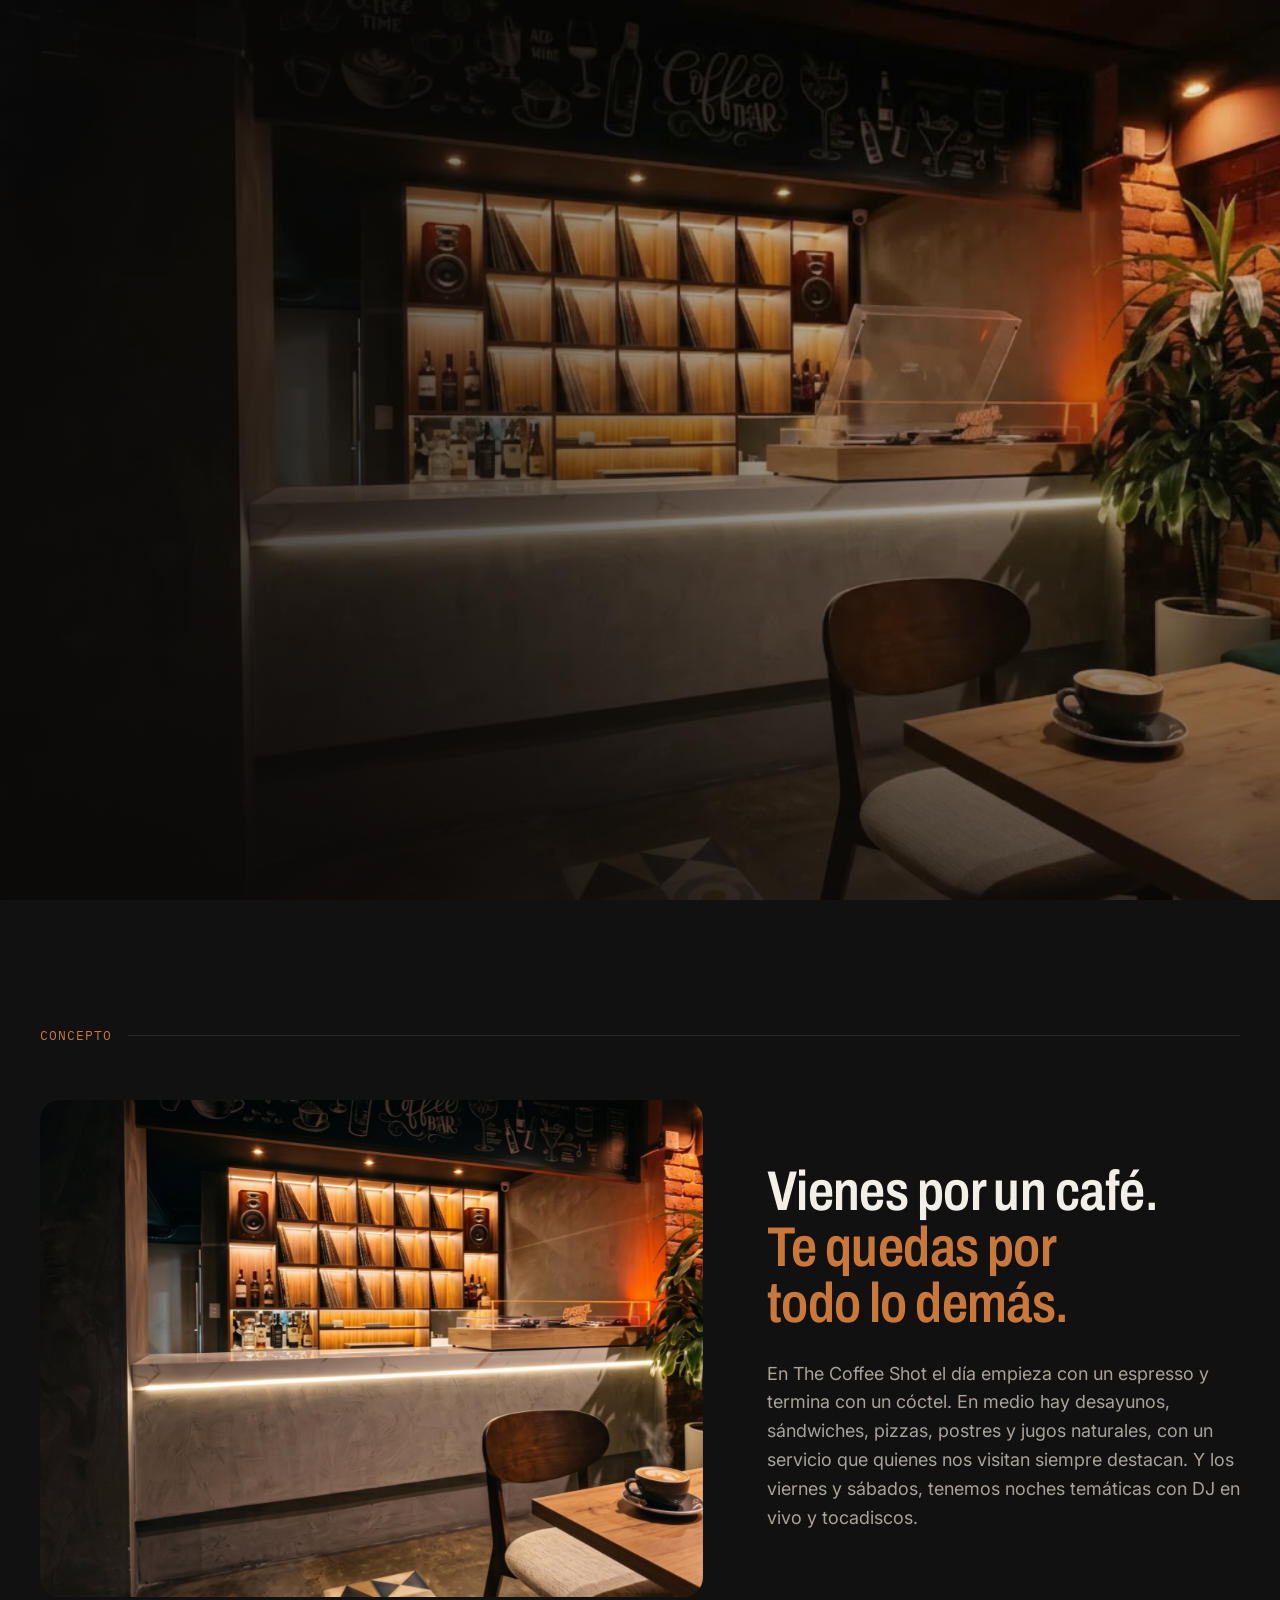
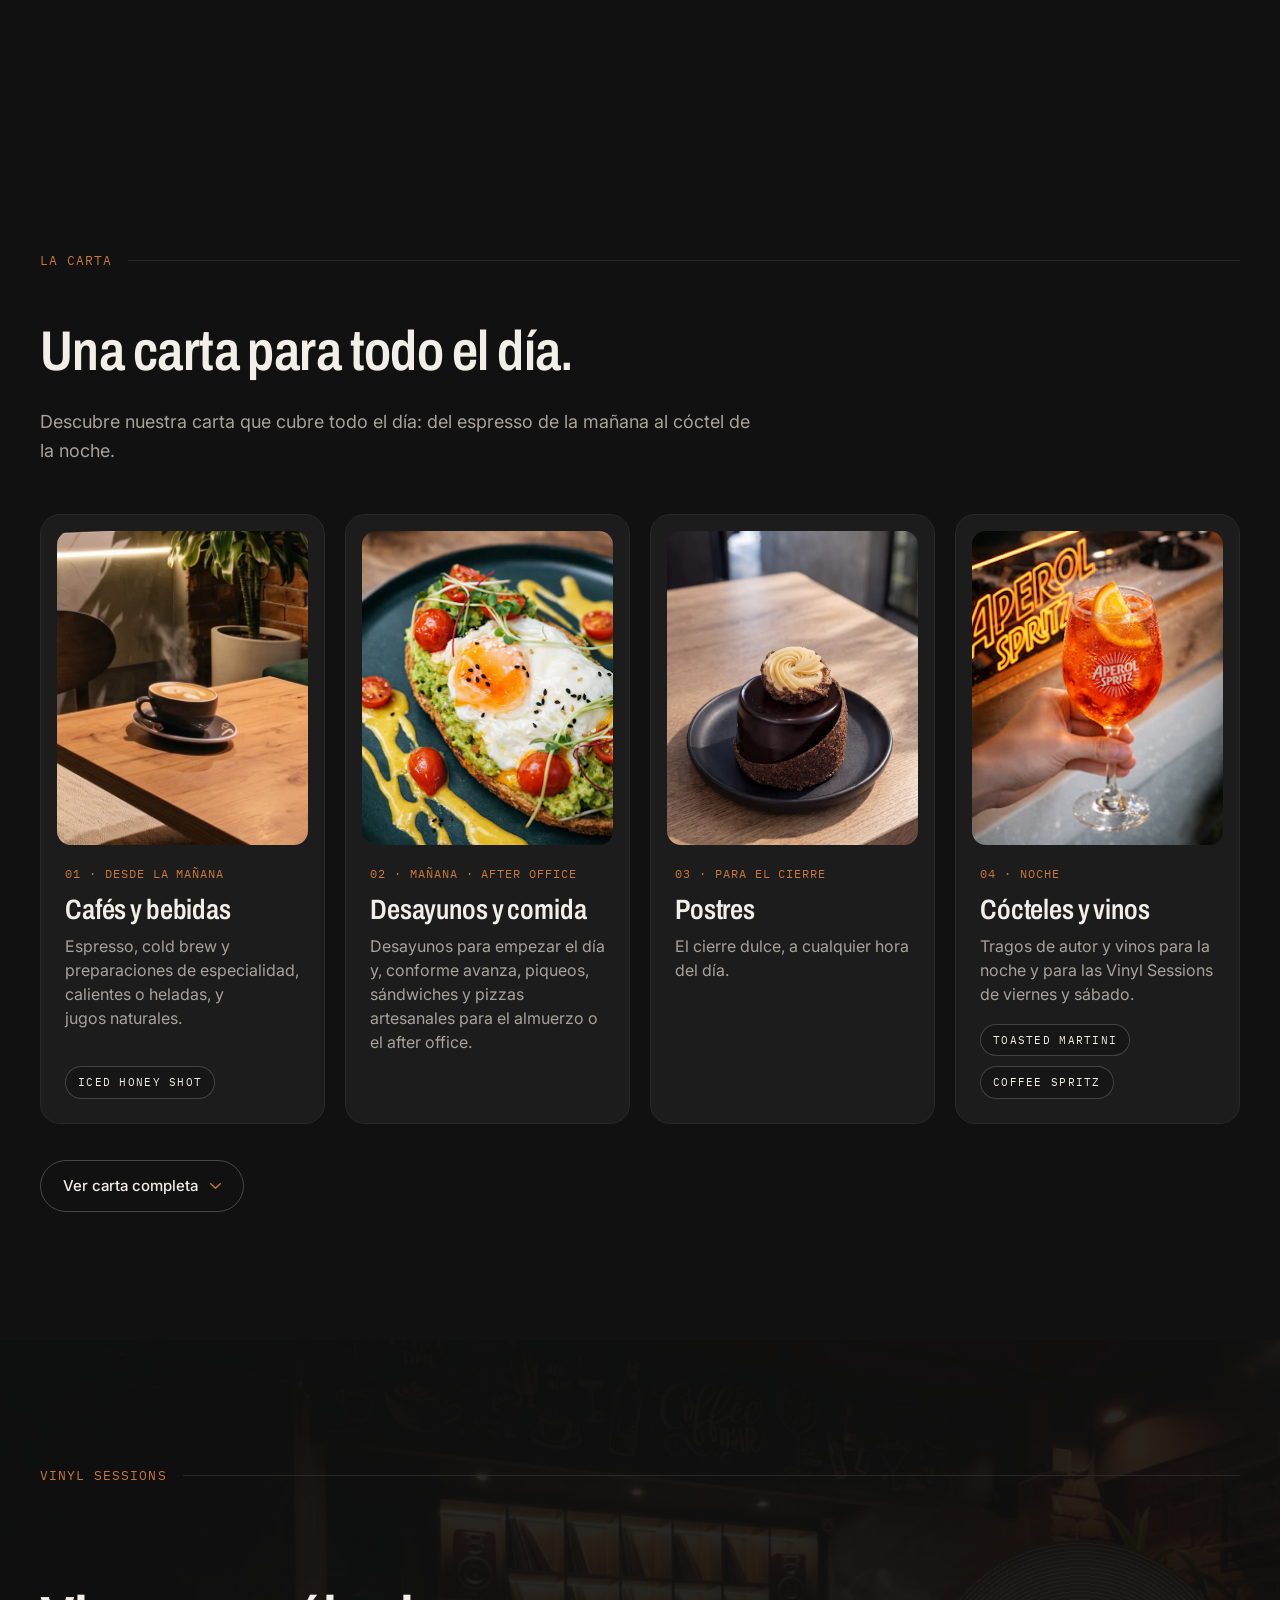
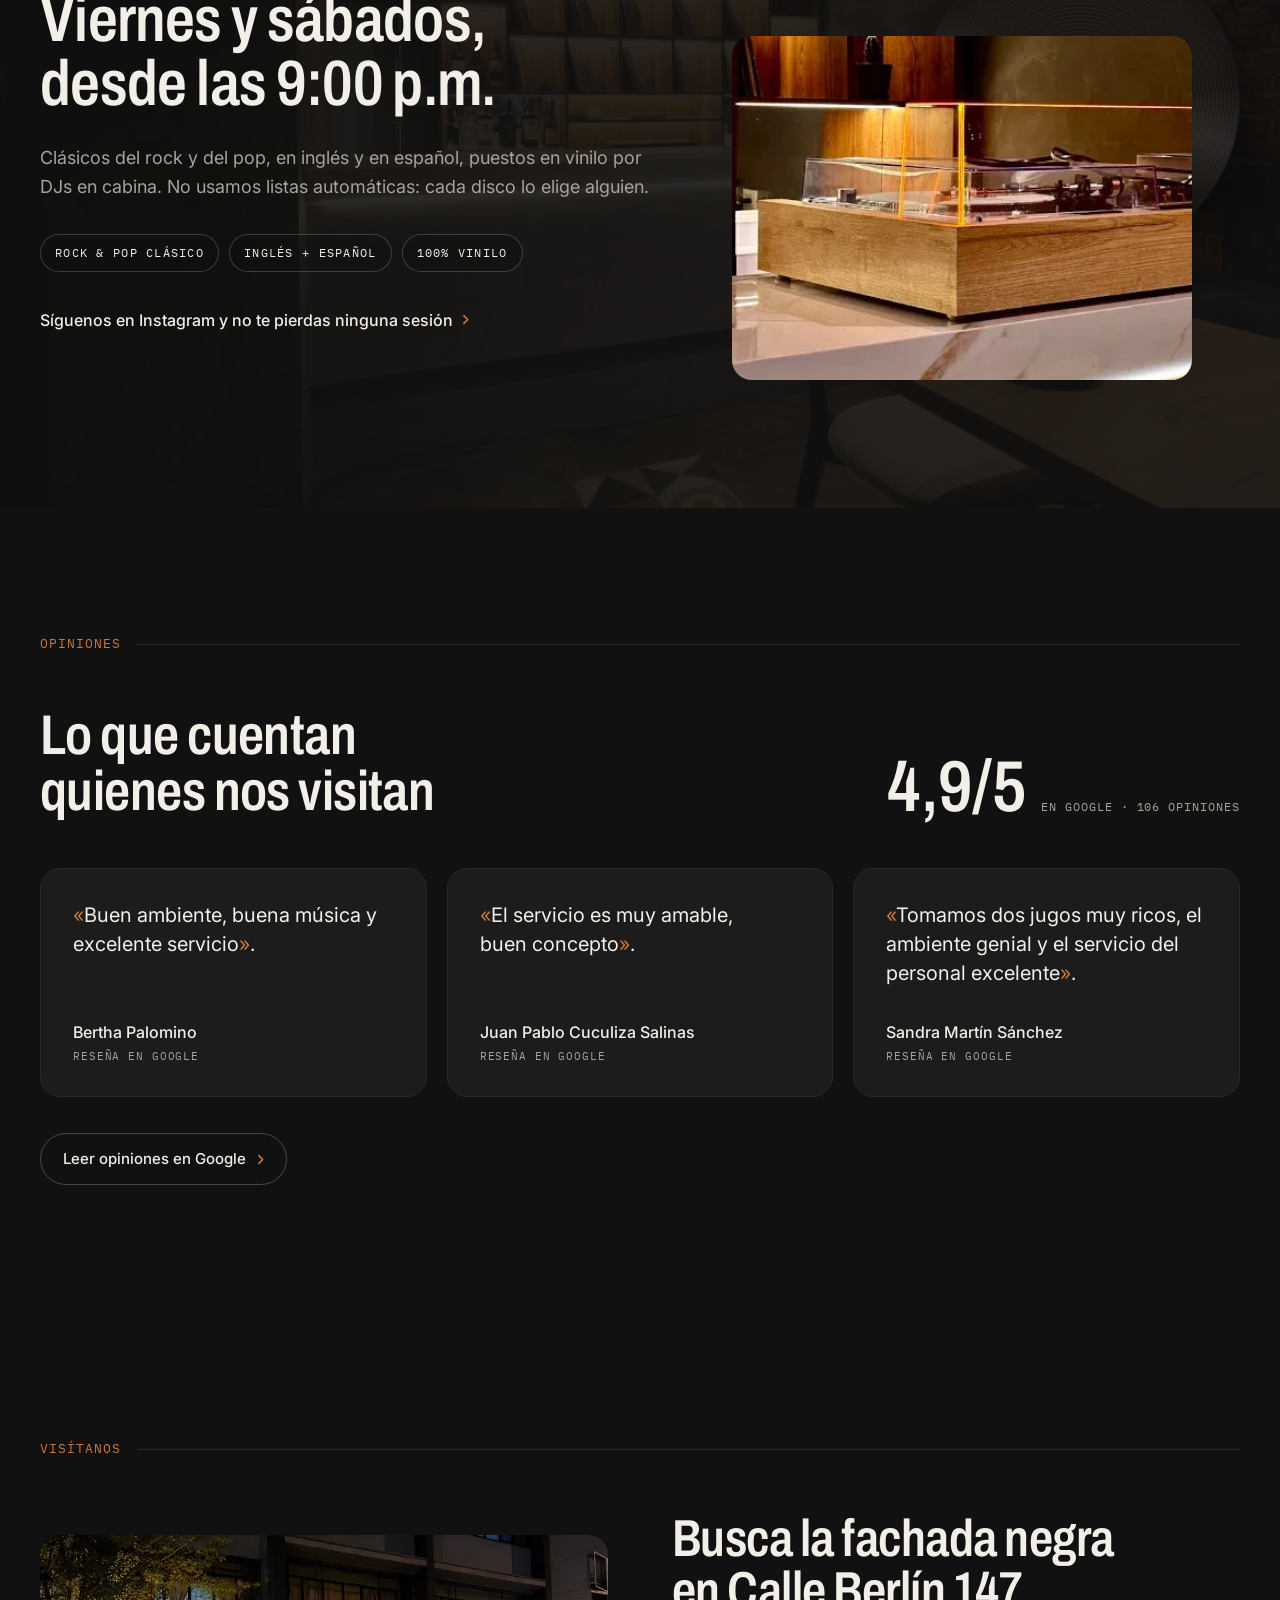
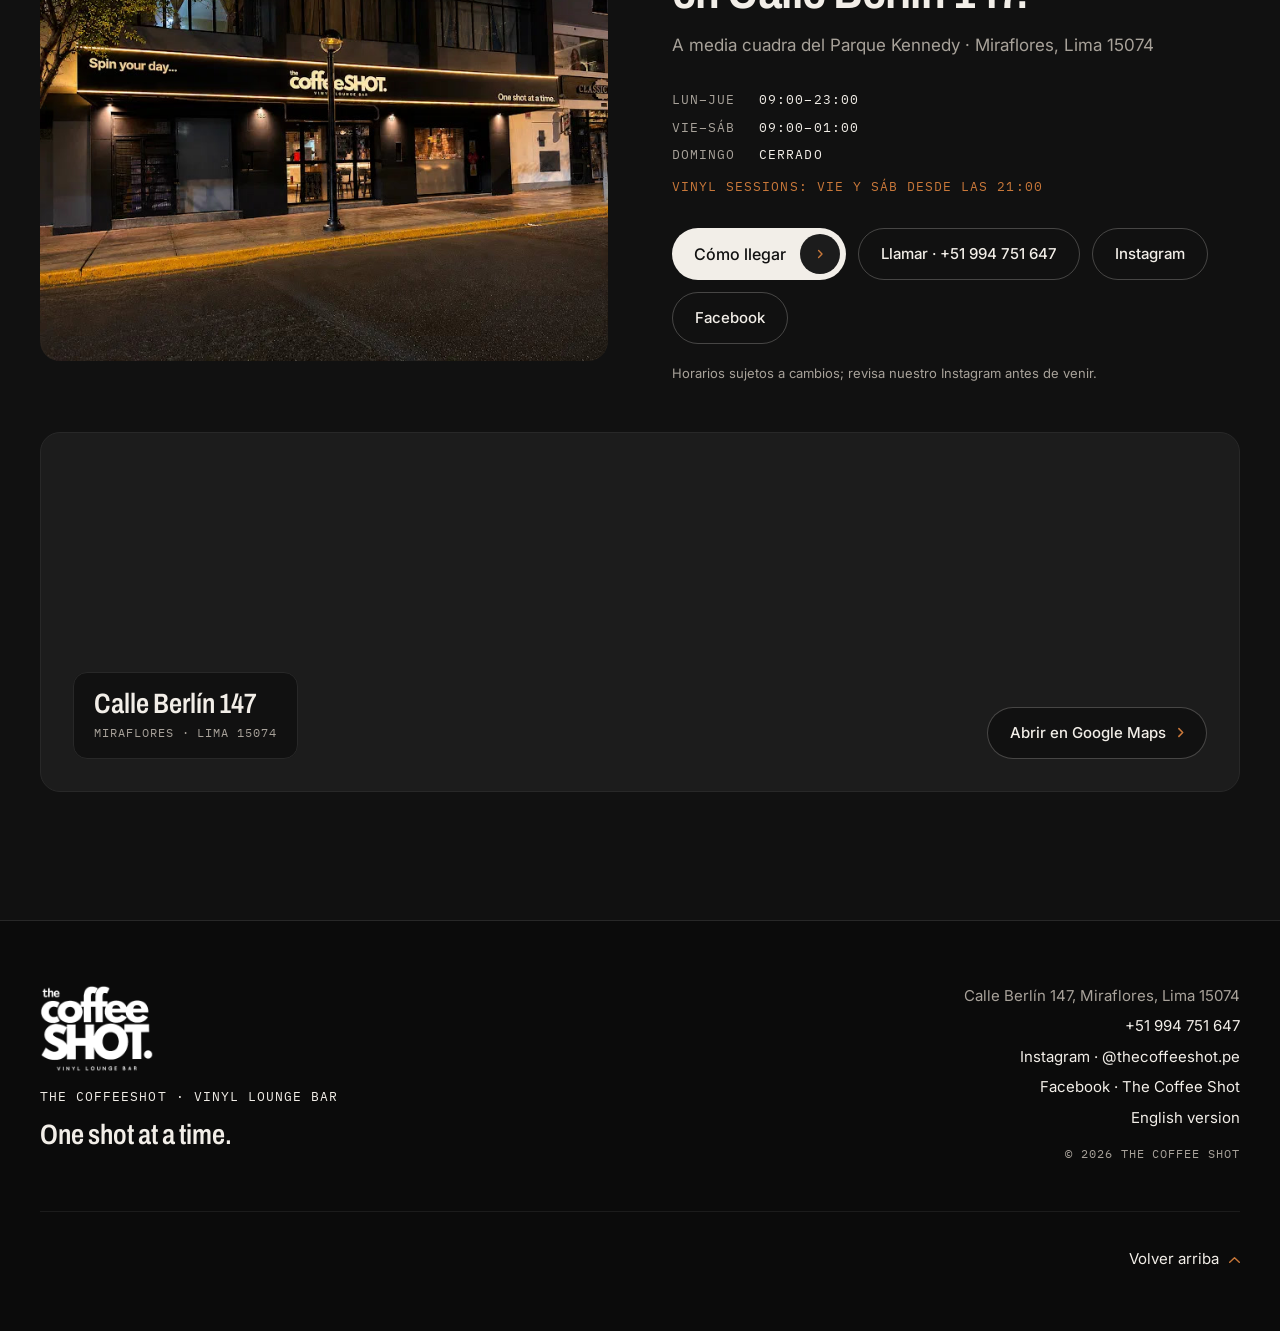
<file: index.html>
<!doctype html>
<html lang="es-PE">
<head>
  <meta charset="utf-8">
  <meta name="viewport" content="width=device-width, initial-scale=1, viewport-fit=cover">
  <title>The Coffee Shot · Café, comida y cócteles en Miraflores</title>
  <meta name="description" content="Café de especialidad, desayunos, sándwiches, pizzas y cócteles de autor en Calle Berlín 147, Miraflores. Vinyl Sessions los viernes y sábados.">
  <meta name="theme-color" content="#111111">

  <!-- SEO: site URL. Change it in every file with: node scripts/set-domain.mjs https://... -->
  <link rel="canonical" href="https://thecoffeeshot.example/">
  <link rel="alternate" hreflang="es" href="https://thecoffeeshot.example/">
  <link rel="alternate" hreflang="en" href="https://thecoffeeshot.example/en/">
  <link rel="alternate" hreflang="x-default" href="https://thecoffeeshot.example/">

  <!-- Icons -->
  <link rel="icon" href="favicon.ico" sizes="48x48">
  <link rel="icon" href="assets/icons/icon-512.png" type="image/png" sizes="512x512">
  <link rel="apple-touch-icon" href="assets/icons/apple-touch-icon.png">

  <!-- Open Graph / social preview -->
  <meta property="og:type" content="website">
  <meta property="og:site_name" content="The Coffee Shot">
  <meta property="og:title" content="The Coffee Shot · Café, comida y cócteles en Miraflores">
  <meta property="og:description" content="Café de especialidad, desayunos, sándwiches, pizzas y cócteles de autor en Calle Berlín 147, Miraflores. Vinyl Sessions los viernes y sábados.">
  <meta property="og:url" content="https://thecoffeeshot.example/">
  <meta property="og:image" content="https://thecoffeeshot.example/assets/images/hero-poster.jpg">
  <meta property="og:locale" content="es_PE">
  <meta property="og:locale:alternate" content="en_US">
  <meta name="twitter:card" content="summary_large_image">

  <script type="application/ld+json">{"@context":"https://schema.org","@type":"CafeOrCoffeeShop","@id":"https://thecoffeeshot.example/#cafe","name":"The Coffee Shot · Vinyl Lounge Bar","url":"https://thecoffeeshot.example/","image":"https://thecoffeeshot.example/assets/images/hero-poster.jpg","logo":"https://thecoffeeshot.example/assets/icons/icon-512.png","telephone":"+51994751647","servesCuisine":["Café de especialidad","Desayunos","Sándwiches","Pizzas","Coctelería"],"hasMenu":"https://thecoffeeshot.example/#carta","address":{"@type":"PostalAddress","streetAddress":"Calle Berlín 147","addressLocality":"Miraflores","addressRegion":"Lima","postalCode":"15074","addressCountry":"PE"},"sameAs":["https://www.instagram.com/thecoffeeshot.pe/","https://www.facebook.com/profile.php?id=61577368171971"],"openingHoursSpecification":[{"@type":"OpeningHoursSpecification","dayOfWeek":["Monday","Tuesday","Wednesday","Thursday"],"opens":"09:00","closes":"23:00"},{"@type":"OpeningHoursSpecification","dayOfWeek":["Friday","Saturday"],"opens":"09:00","closes":"01:00"}]}</script>

  <!-- Hide the hero copy until js/modules/intro.js animates it in (4s failsafe if JS fails) -->
  <script>document.documentElement.classList.add("intro-pending");setTimeout(function(){document.documentElement.classList.remove("intro-pending")},4000);</script>

  <!-- Fonts -->
  <link rel="preconnect" href="https://fonts.googleapis.com">
  <link rel="preconnect" href="https://fonts.gstatic.com" crossorigin>
  <link rel="stylesheet" href="https://fonts.googleapis.com/css2?family=Archivo:wdth,wght@62..125,500..700&amp;family=IBM+Plex+Mono:wght@400&amp;family=Inter:wght@400;500&amp;display=swap">

  <link rel="preload" as="image" href="assets/images/hero-poster.jpg">

  <!-- Styles: tokens → base → layout → components → sections → motion -->
  <link rel="stylesheet" href="css/tokens.css">
  <link rel="stylesheet" href="css/base.css">
  <link rel="stylesheet" href="css/layout.css">
  <link rel="stylesheet" href="css/components/buttons.css">
  <link rel="stylesheet" href="css/components/logo.css">
  <link rel="stylesheet" href="css/components/card.css">
  <link rel="stylesheet" href="css/components/chips.css">
  <link rel="stylesheet" href="css/components/header.css">
  <link rel="stylesheet" href="css/sections/hero.css">
  <link rel="stylesheet" href="css/sections/concept.css">
  <link rel="stylesheet" href="css/sections/menu.css">
  <link rel="stylesheet" href="css/sections/sessions.css">
  <link rel="stylesheet" href="css/sections/reviews.css">
  <link rel="stylesheet" href="css/sections/visit.css">
  <link rel="stylesheet" href="css/sections/footer.css">
  <link rel="stylesheet" href="css/motion.css">

  <script type="module" src="js/main.js"></script>
</head>
<body>

<!-- ======================= Hero + header ======================= -->
<section class="hero" id="top" aria-label="Presentación">
  <video class="hero-media hero-video" src="assets/video/hero-pingpong.mp4" poster="assets/images/hero-poster.jpg" autoplay muted loop playsinline preload="auto" aria-hidden="true" tabindex="-1"></video>
  <img class="hero-media hero-still" src="assets/images/hero-poster.jpg" alt="">
  <div class="hero-shade" aria-hidden="true"></div>

  <header class="hdr">
    <a class="logo" href="#top" data-intro="logo">
      <img class="logo-img" src="assets/images/logo.png" alt="The Coffee Shot · Vinyl Lounge Bar, inicio" width="520" height="400">
    </a>

    <nav id="site-nav" class="nav" aria-label="Principal" data-intro="nav">
      <ul class="nav-links">
        <li><a href="#concepto" data-intro="navlink">Concepto</a></li>
        <li><a href="#carta" data-intro="navlink">Carta</a></li>
        <li><a href="#sesiones" data-intro="navlink">Vinyl Sessions<svg class="chev" viewBox="0 0 11 6" aria-hidden="true" focusable="false"><path d="M.7.7 5.5 5.3 10.3.7"/></svg></a></li>
        <li><a href="#opiniones" data-intro="navlink">Opiniones</a></li>
      </ul>
      <div class="lang-switch mono" role="group" aria-label="Idioma">
        <a href="./" hreflang="es" lang="es" aria-current="page">ES</a>
        <a href="en/" hreflang="en" lang="en">EN</a>
      </div>
      <a class="pill" href="#visitanos" data-intro="navlink">Visítanos<span class="pill-disc"><svg class="arr" viewBox="0 0 4 7" aria-hidden="true" focusable="false"><path d="M.5.5 3.5 3.5.5 6.5"/></svg></span></a>
    </nav>

    <a class="lang-m mono" href="en/" hreflang="en" lang="en" aria-label="English version" data-intro="lang">EN</a>

    <button class="mbtn" type="button" aria-controls="site-nav" aria-expanded="false" aria-label="Abrir menú" data-intro="menu">
      <svg viewBox="0 0 18 12" aria-hidden="true" focusable="false">
        <path class="b1" d="M1 1h16"/>
        <path class="b2" d="M1 6h16"/>
        <path class="b3" d="M1 11h16"/>
      </svg>
    </button>
  </header>

  <div class="hero-copy">
    <p class="eyebrow mono" data-intro="eyebrow">the coffeeSHOT · Vinyl Lounge Bar</p>
    <h1 class="h1 display">
      <span class="mask"><span class="line" data-intro="line">Café, comida</span></span>
      <span class="mask"><span class="line" data-intro="line">y cócteles.</span></span>
      <span class="mask"><span class="line amber" data-intro="line">Spin your day.</span></span>
    </h1>
    <p class="lede">
      <span data-intro="lede">Del primer espresso al último cóctel.</span>
      <span data-intro="lede">Calle Berlín 147, a media cuadra del Parque Kennedy.</span>
    </p>
    <div class="actions">
      <a class="pill cta" data-intro="cta" href="https://www.google.com/maps/dir/?api=1&amp;destination=Calle+Berl%C3%ADn+147%2C+Miraflores%2C+Lima" target="_blank" rel="noopener">Cómo llegar<span class="pill-disc"><svg class="arr" viewBox="0 0 5 8" aria-hidden="true" focusable="false"><path d="M.6.6 4 4 .6 7.4"/></svg></span></a>
      <a class="tlink" data-intro="tlink" href="#sesiones">Vinyl Sessions · vie y sáb</a>
    </div>
  </div>

  <div class="hero-aside">
    <p class="rating mono" data-intro="rating">★ <span data-rating>4,9</span> en Google · <span data-review-count>106</span> opiniones</p>
    <a class="cue" data-intro="cue" href="#concepto">Baja y descubre<svg class="chev" viewBox="0 0 11 6" aria-hidden="true" focusable="false"><path d="M.7.7 5.5 5.3 10.3.7"/></svg></a>
  </div>
</section>

<main>

  <!-- ======================= Concepto ======================= -->
  <section class="sec" id="concepto">
    <div class="wrap">
      <p class="label mono rv"><span class="tag">Concepto</span><span class="rule"></span></p>
      <div class="concept">
        <figure class="photo ar-43 parallax rv">
          <img src="assets/images/barra.jpg" alt="Barra de The Coffee Shot con la pared de discos de vinilo iluminada en ámbar, parlantes y botellas detrás del mostrador" loading="lazy">
        </figure>
        <div class="rv">
          <h2 class="h2 display"><span>Vienes por un café.</span><span class="amber">Te quedas por todo lo demás.</span></h2>
          <p class="body-lg">En The Coffee Shot el día empieza con un espresso y termina con un cóctel. En medio hay desayunos, sándwiches, pizzas, postres y jugos naturales, con un servicio que quienes nos visitan siempre destacan. Y los viernes y sábados, tenemos noches temáticas con DJ en vivo y tocadiscos.</p>
        </div>
      </div>
    </div>
  </section>

  <!-- ======================= La carta ======================= -->
  <section class="sec" id="carta" aria-labelledby="carta-t">
    <div class="wrap">
      <p class="label mono rv"><span class="tag">La carta</span><span class="rule"></span></p>
      <div class="menu-head rv">
        <h2 class="h2 display" id="carta-t">Una carta para todo el día.</h2>
        <p class="body-lg">Descubre nuestra carta que cubre todo el día: del espresso de la mañana al cóctel de la noche.</p>
      </div>
      <div class="menu-grid">
        <article class="card menu-card rv">
          <div class="photo ar-45">
            <img src="assets/images/carta/cafe.jpg" alt="Taza de café con latte art sobre una mesa de madera del salón" loading="lazy">
          </div>
          <p class="num mono">01 · Desde la mañana</p>
          <h3 class="display">Cafés y bebidas</h3>
          <p>Espresso, cold brew y preparaciones de especialidad, calientes o heladas, y jugos naturales.</p>
          <ul class="chips mono">
            <li>Iced Honey Shot</li>
          </ul>
        </article>
        <article class="card menu-card rv">
          <div class="photo ar-45">
            <img src="assets/images/carta/desayunos.jpg" alt="Tostada con palta, huevo frito, tomates cherry y brotes sobre un plato oscuro" loading="lazy">
          </div>
          <p class="num mono">02 · Mañana · After office</p>
          <h3 class="display">Desayunos y comida</h3>
          <p>Desayunos para empezar el día y, conforme avanza, piqueos, sándwiches y pizzas artesanales para el almuerzo o el after office.</p>
        </article>
        <article class="card menu-card rv">
          <div class="photo ar-45">
            <img src="assets/images/carta/postres.jpg" alt="Postre de chocolate con base crocante y crema en espiral sobre un plato negro" loading="lazy">
          </div>
          <p class="num mono">03 · Para el cierre</p>
          <h3 class="display">Postres</h3>
          <p>El cierre dulce, a cualquier hora del día.</p>
        </article>
        <article class="card menu-card rv">
          <div class="photo ar-45">
            <img src="assets/images/carta/cocteleria.jpg" alt="Copa de spritz con rodaja de naranja frente a un letrero de neón" loading="lazy">
          </div>
          <p class="num mono">04 · Noche</p>
          <h3 class="display">Cócteles y vinos</h3>
          <p>Tragos de autor y vinos para la noche y para las Vinyl Sessions de viernes y sábado.</p>
          <ul class="chips mono">
            <li>Toasted Martini</li>
            <li>Coffee Spritz</li>
          </ul>
        </article>
      </div>
      <div class="after">
        <button class="btn-o" type="button" aria-expanded="false" aria-controls="carta-completa" data-carta-toggle><span data-label>Ver carta completa</span><svg class="chev" viewBox="0 0 11 6" aria-hidden="true" focusable="false"><path d="M.7.7 5.5 5.3 10.3.7"/></svg></button>
      </div>
      <!-- Full menu, built by js/modules/carta.js from js/data/menu.js -->
      <div class="carta-full" id="carta-completa" hidden>
        <div class="carta-tabs" role="tablist"></div>
        <div class="carta-panels"></div>
        <p class="carta-note"></p>
      </div>
    </div>
  </section>

  <!-- ======================= Vinyl Sessions ======================= -->
  <section class="sec sessions" id="sesiones">
    <img class="sessions-bg" src="assets/images/sesiones-bg.jpg" alt="" aria-hidden="true" loading="lazy">
    <div class="sessions-veil" aria-hidden="true"></div>
    <div class="wrap">
      <p class="label mono rv"><span class="tag">Vinyl Sessions</span><span class="rule"></span></p>
      <div class="sessions-grid">
        <div class="rv">
          <h2 class="h2 display">Viernes y sábados, desde las 9:00 p.m.</h2>
          <p class="body-lg">Clásicos del rock y del pop, en inglés y en español, puestos en vinilo por DJs en cabina. No usamos listas automáticas: cada disco lo elige alguien.</p>
          <ul class="chips mono">
            <li>Rock &amp; pop clásico</li>
            <li>Inglés + español</li>
            <li>100% vinilo</li>
          </ul>
          <a class="arrow-link" href="https://www.instagram.com/thecoffeeshot.pe/" target="_blank" rel="noopener">Síguenos en Instagram y no te pierdas ninguna sesión<svg class="arr" viewBox="0 0 5 8" aria-hidden="true" focusable="false"><path d="M.6.6 4 4 .6 7.4"/></svg></a>
        </div>
        <div class="deck rv">
          <span class="vinyl-css" aria-hidden="true"></span>
          <div class="photo ar-43">
            <img src="assets/images/tocadiscos.jpg" alt="Tocadiscos sobre su base de madera en la barra, bajo una tapa acrílica con borde ámbar" loading="lazy">
          </div>
        </div>
      </div>
    </div>
  </section>

  <!-- ======================= Opiniones ======================= -->
  <section class="sec" id="opiniones">
    <div class="wrap">
      <p class="label mono rv"><span class="tag">Opiniones</span><span class="rule"></span></p>
      <div class="reviews-head rv">
        <h2 class="h2 display">Lo que cuentan quienes nos visitan</h2>
        <p class="score"><span class="big display"><span data-rating>4,9</span>/5</span><span class="mono">en Google · <span data-review-count>106</span> opiniones</span></p>
      </div>
      <!-- Review cards, built by js/modules/reviews.js from js/data/reviews.js -->
      <div class="quotes"></div>
      <div class="after">
        <a class="btn-o" href="https://www.google.com/maps/search/?api=1&amp;query=The%20Coffee%20Shot%2C%20Calle%20Berl%C3%ADn%20147%2C%20Miraflores%2C%20Lima" data-link="googleReviews" target="_blank" rel="noopener">Leer opiniones en Google<svg class="arr" viewBox="0 0 5 8" aria-hidden="true" focusable="false"><path d="M.6.6 4 4 .6 7.4"/></svg></a>
        <a class="btn-o" href="#" data-link="writeReview" data-requires="writeReview" target="_blank" rel="noopener" hidden>Escribir una reseña</a>
      </div>
    </div>
  </section>

  <!-- ======================= Visítanos ======================= -->
  <section class="sec" id="visitanos">
    <div class="wrap">
      <p class="label mono rv"><span class="tag">Visítanos</span><span class="rule"></span></p>
      <div class="visit">
        <div class="photo ar-43 rv">
          <img src="assets/images/fachada.jpg" alt="Fachada negra de The Coffee Shot de noche en Calle Berlín, con el letrero iluminado y la vereda frente al local" loading="lazy">
        </div>
        <div class="rv">
          <h2 class="h2 display">Busca la fachada negra en Calle Berlín 147.</h2>
          <p class="addr">A media cuadra del Parque Kennedy · Miraflores, Lima 15074</p>
          <dl class="hours mono">
            <dt>Lun–Jue</dt><dd>09:00–23:00</dd>
            <dt>Vie–Sáb</dt><dd>09:00–01:00</dd>
            <dt>Domingo</dt><dd>Cerrado</dd>
          </dl>
          <p class="sess-note mono">Vinyl Sessions: vie y sáb desde las 21:00</p>
          <div class="visit-actions">
            <a class="pill pill-lg" href="https://www.google.com/maps/dir/?api=1&amp;destination=Calle+Berl%C3%ADn+147%2C+Miraflores%2C+Lima" target="_blank" rel="noopener">Cómo llegar<span class="pill-disc"><svg class="arr" viewBox="0 0 5 8" aria-hidden="true" focusable="false"><path d="M.6.6 4 4 .6 7.4"/></svg></span></a>
            <a class="btn-o" href="tel:+51994751647" aria-label="Llamar al +51 994 751 647">Llamar · +51 994 751 647</a>
            <a class="btn-o" href="https://www.instagram.com/thecoffeeshot.pe/" target="_blank" rel="noopener">Instagram</a>
            <a class="btn-o" href="https://www.facebook.com/profile.php?id=61577368171971" data-link="facebook" data-requires="facebook" target="_blank" rel="noopener">Facebook</a>
          </div>
          <p class="fine">Horarios sujetos a cambios; revisa nuestro Instagram antes de venir.</p>
        </div>
      </div>
      <div class="map rv">
        <iframe class="map-frame" title="Mapa de The Coffee Shot en Calle Berlín 147, Miraflores" src="https://www.google.com/maps?q=Calle+Berl%C3%ADn+147,+Miraflores,+Lima&amp;output=embed" loading="lazy" referrerpolicy="no-referrer-when-downgrade" allowfullscreen></iframe>
        <div class="map-text">
          <span class="display">Calle Berlín 147</span>
          <span class="mono">Miraflores · Lima 15074</span>
        </div>
        <a class="btn-o" href="https://www.google.com/maps/search/?api=1&amp;query=Calle+Berl%C3%ADn+147%2C+Miraflores%2C+Lima" target="_blank" rel="noopener">Abrir en Google Maps<svg class="arr" viewBox="0 0 5 8" aria-hidden="true" focusable="false"><path d="M.6.6 4 4 .6 7.4"/></svg></a>
      </div>
    </div>
  </section>

</main>

<!-- ======================= Footer ======================= -->
<footer class="foot">
  <div class="wrap">
    <div class="foot-grid">
      <div class="foot-brand">
        <a class="foot-logo" href="#top">
          <img class="logo-img" src="assets/images/logo.png" alt="The Coffee Shot · Vinyl Lounge Bar, inicio" width="520" height="400" loading="lazy">
        </a>
        <p class="name mono">the coffeeSHOT · Vinyl Lounge Bar</p>
        <p class="tagline display">One shot at a time.</p>
      </div>
      <address class="foot-info">
        <span>Calle Berlín 147, Miraflores, Lima 15074</span>
        <a href="tel:+51994751647">+51 994 751 647</a>
        <a href="https://www.instagram.com/thecoffeeshot.pe/" target="_blank" rel="noopener">Instagram · @thecoffeeshot.pe</a>
        <a href="https://www.facebook.com/profile.php?id=61577368171971" data-link="facebook" data-requires="facebook" target="_blank" rel="noopener">Facebook · The Coffee Shot</a>
        <a href="en/" hreflang="en" lang="en">English version</a>
        <span class="copy mono">© 2026 The Coffee Shot</span>
      </address>
    </div>
    <div class="foot-bottom">
      <a class="totop" href="#top">Volver arriba<svg class="chev" viewBox="0 0 11 6" aria-hidden="true" focusable="false"><path d="M.7.7 5.5 5.3 10.3.7"/></svg></a>
    </div>
  </div>
</footer>

<!-- ======================= Templates ======================= -->
<template id="menu-item-template">
  <li class="mi">
    <div class="mi-head">
      <h3 class="mi-name display"></h3>
      <span class="mi-tag mono"></span>
      <span class="mi-price mono"></span>
    </div>
    <p class="mi-desc"></p>
  </li>
</template>

<template id="review-template">
  <figure class="card quote rv">
    <blockquote><span class="q">«</span><span class="q-text"></span><span class="q">»</span>.</blockquote>
    <figcaption><span class="who"></span><span class="src mono"></span></figcaption>
  </figure>
</template>

</body>
</html>
</file>
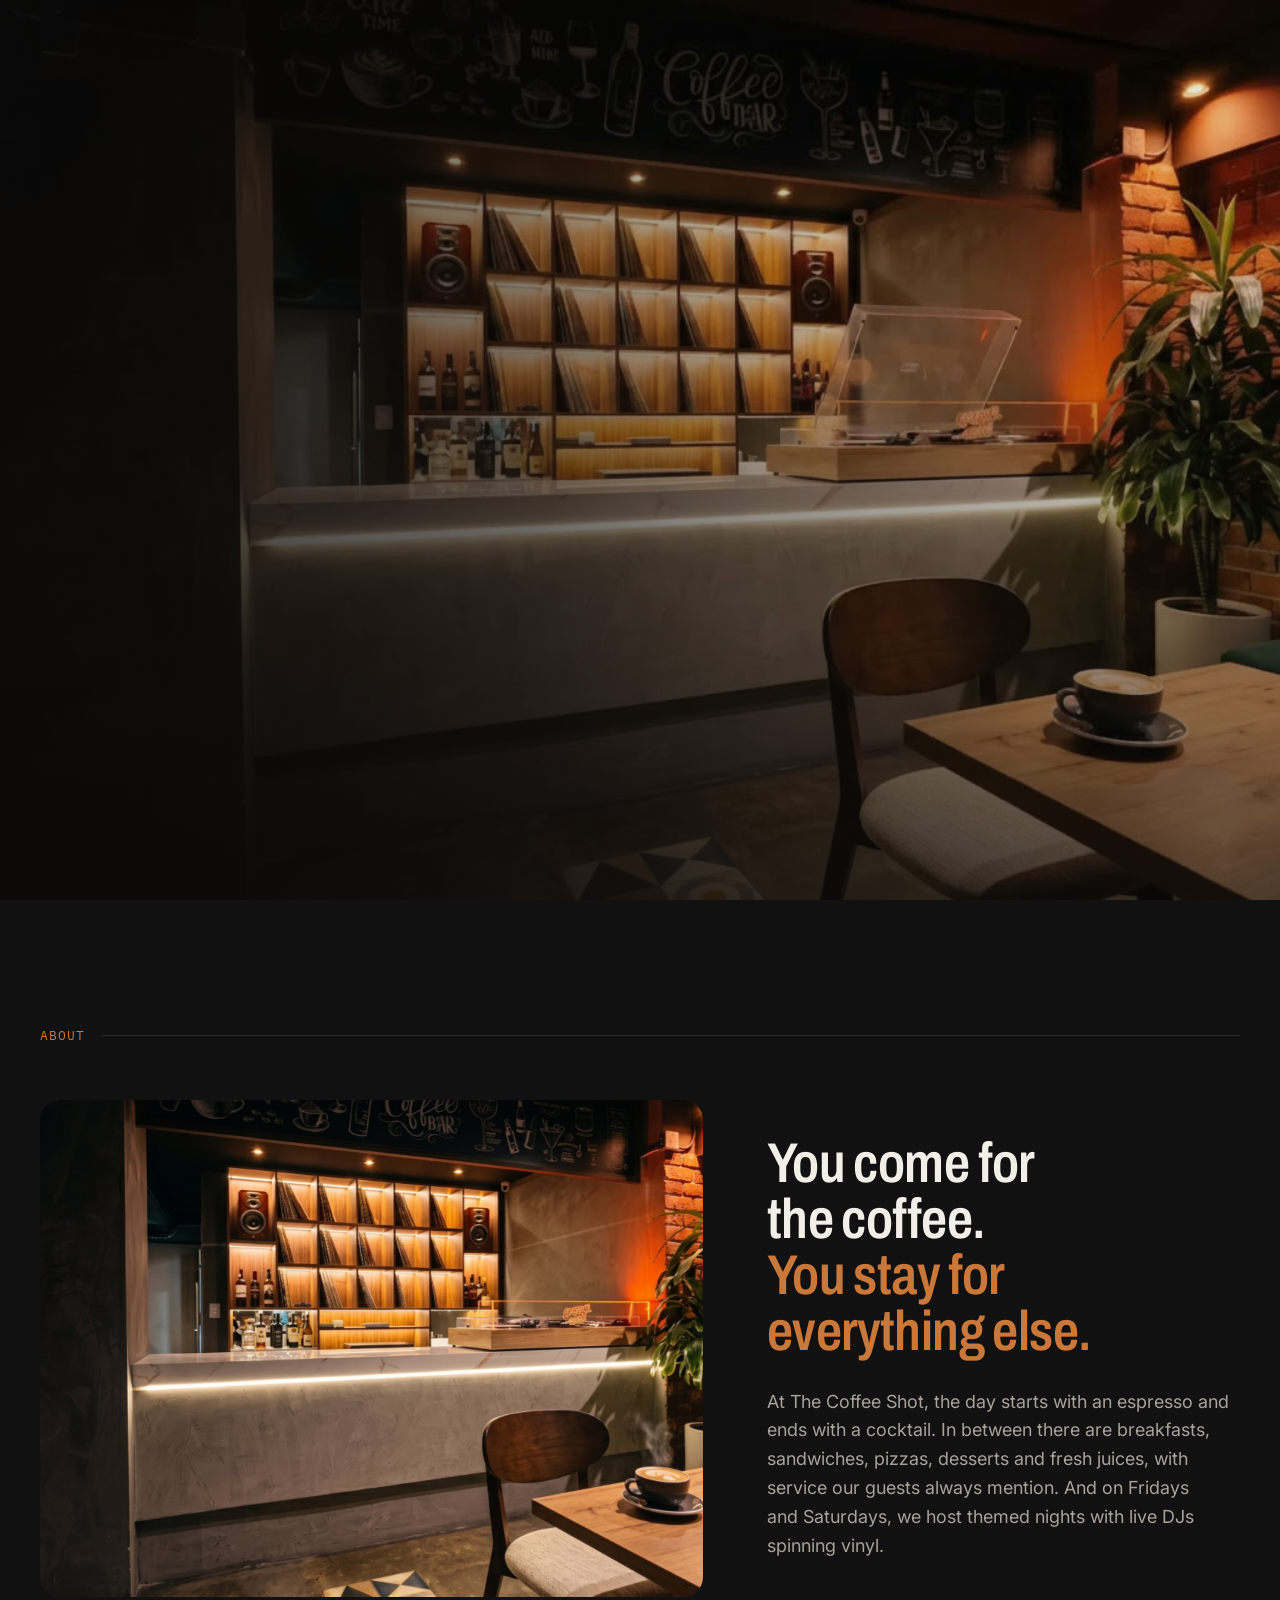
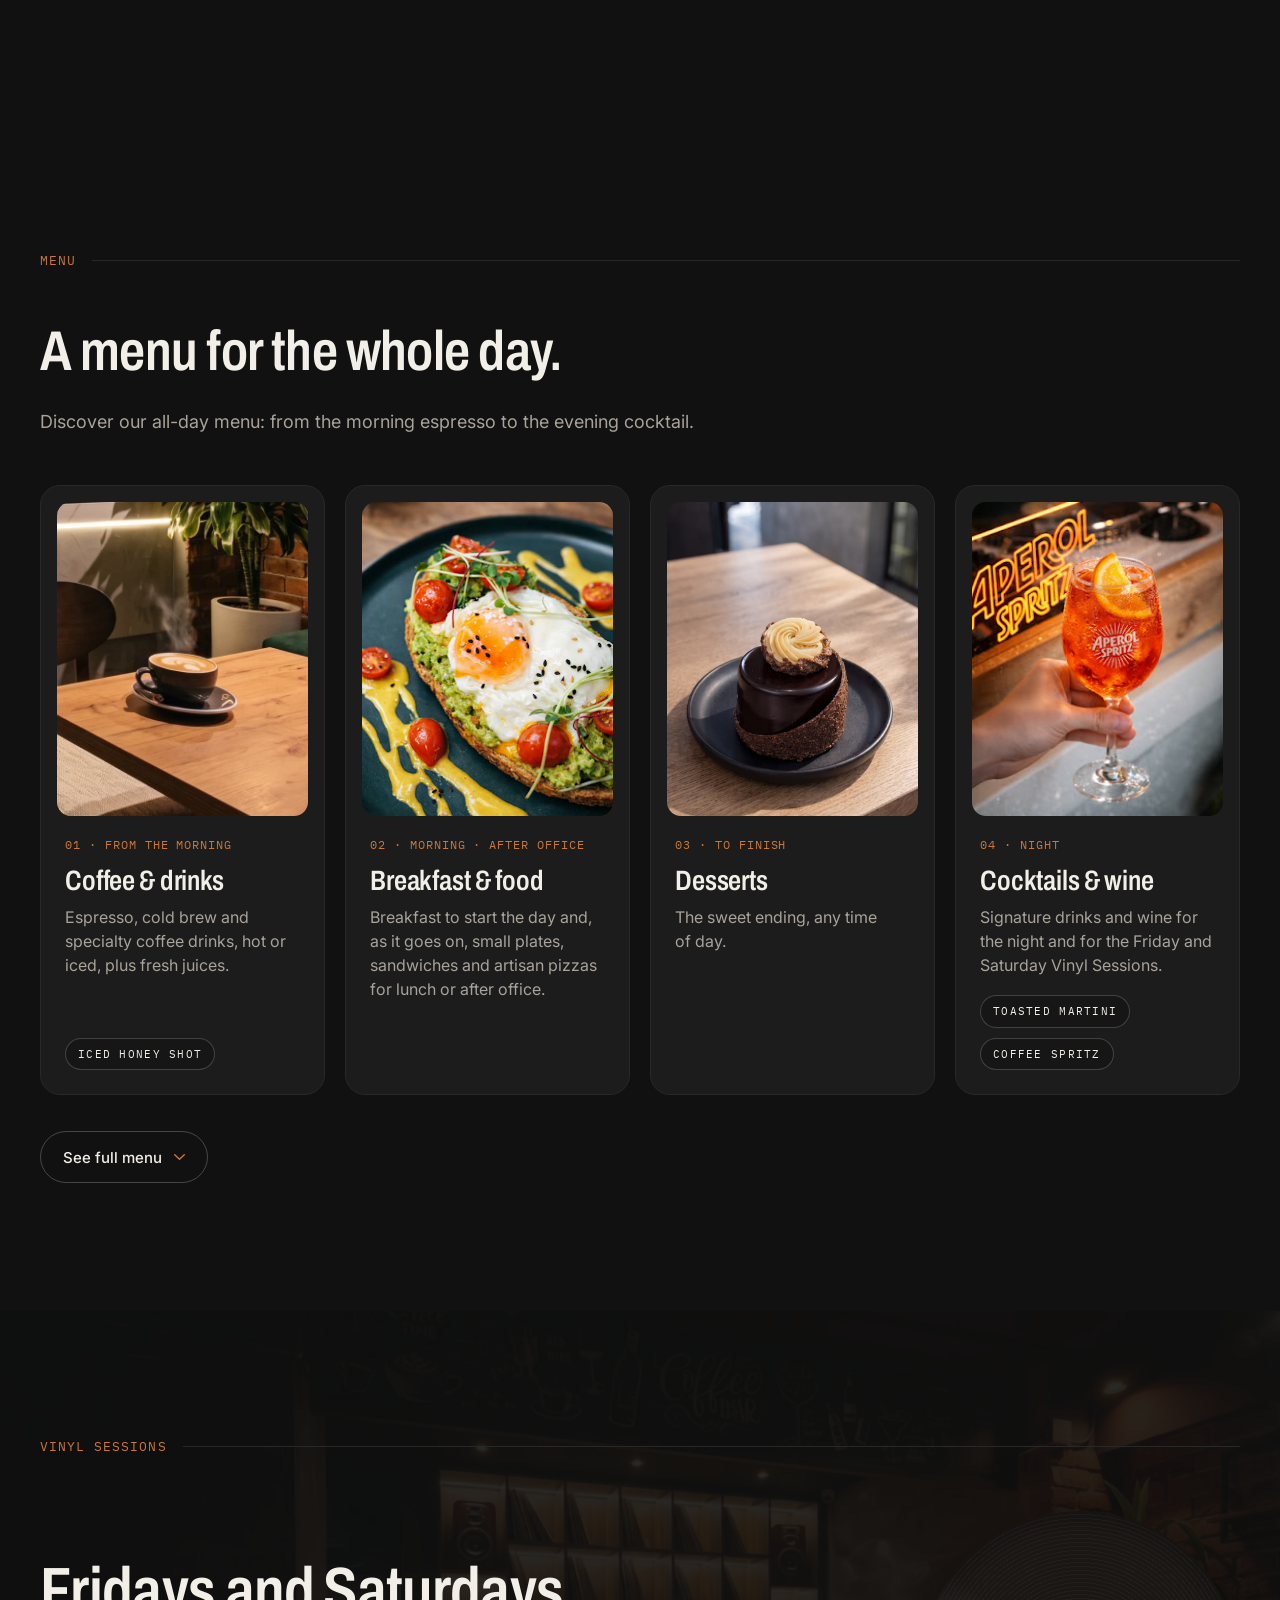
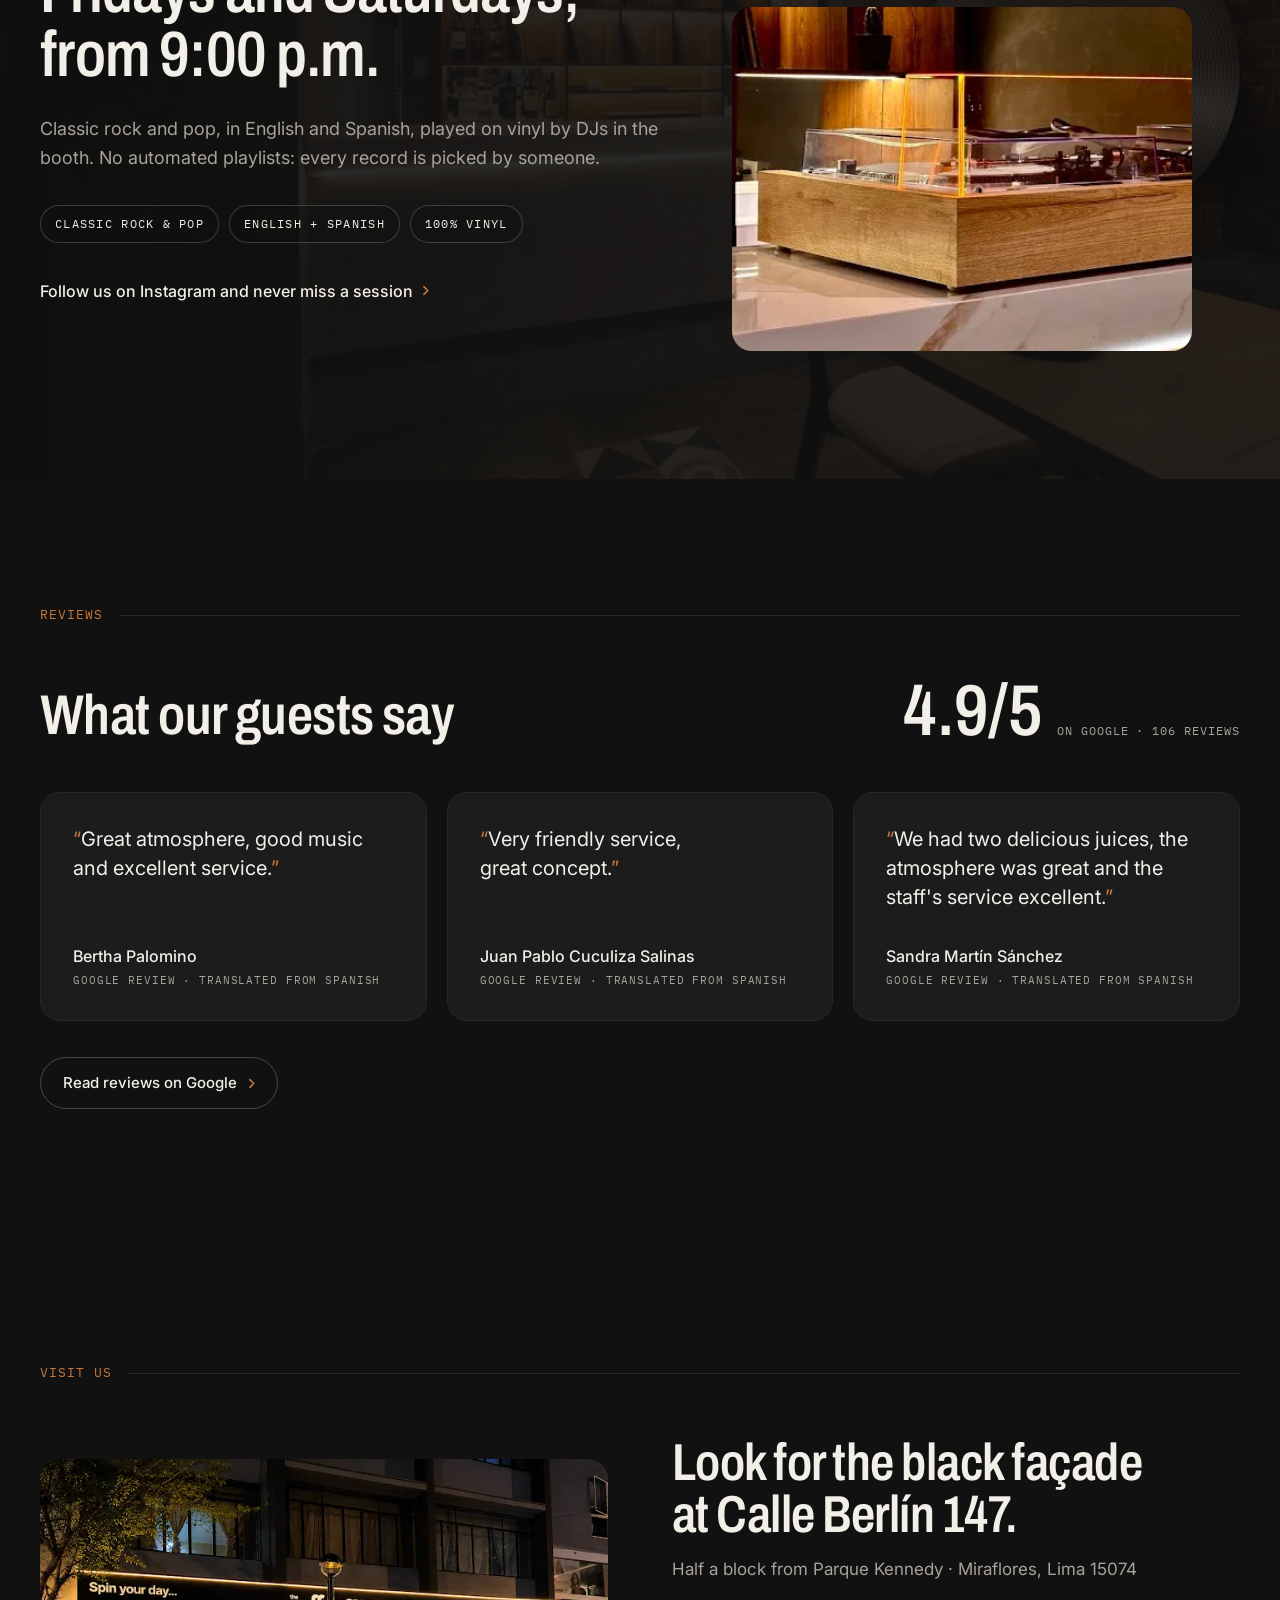
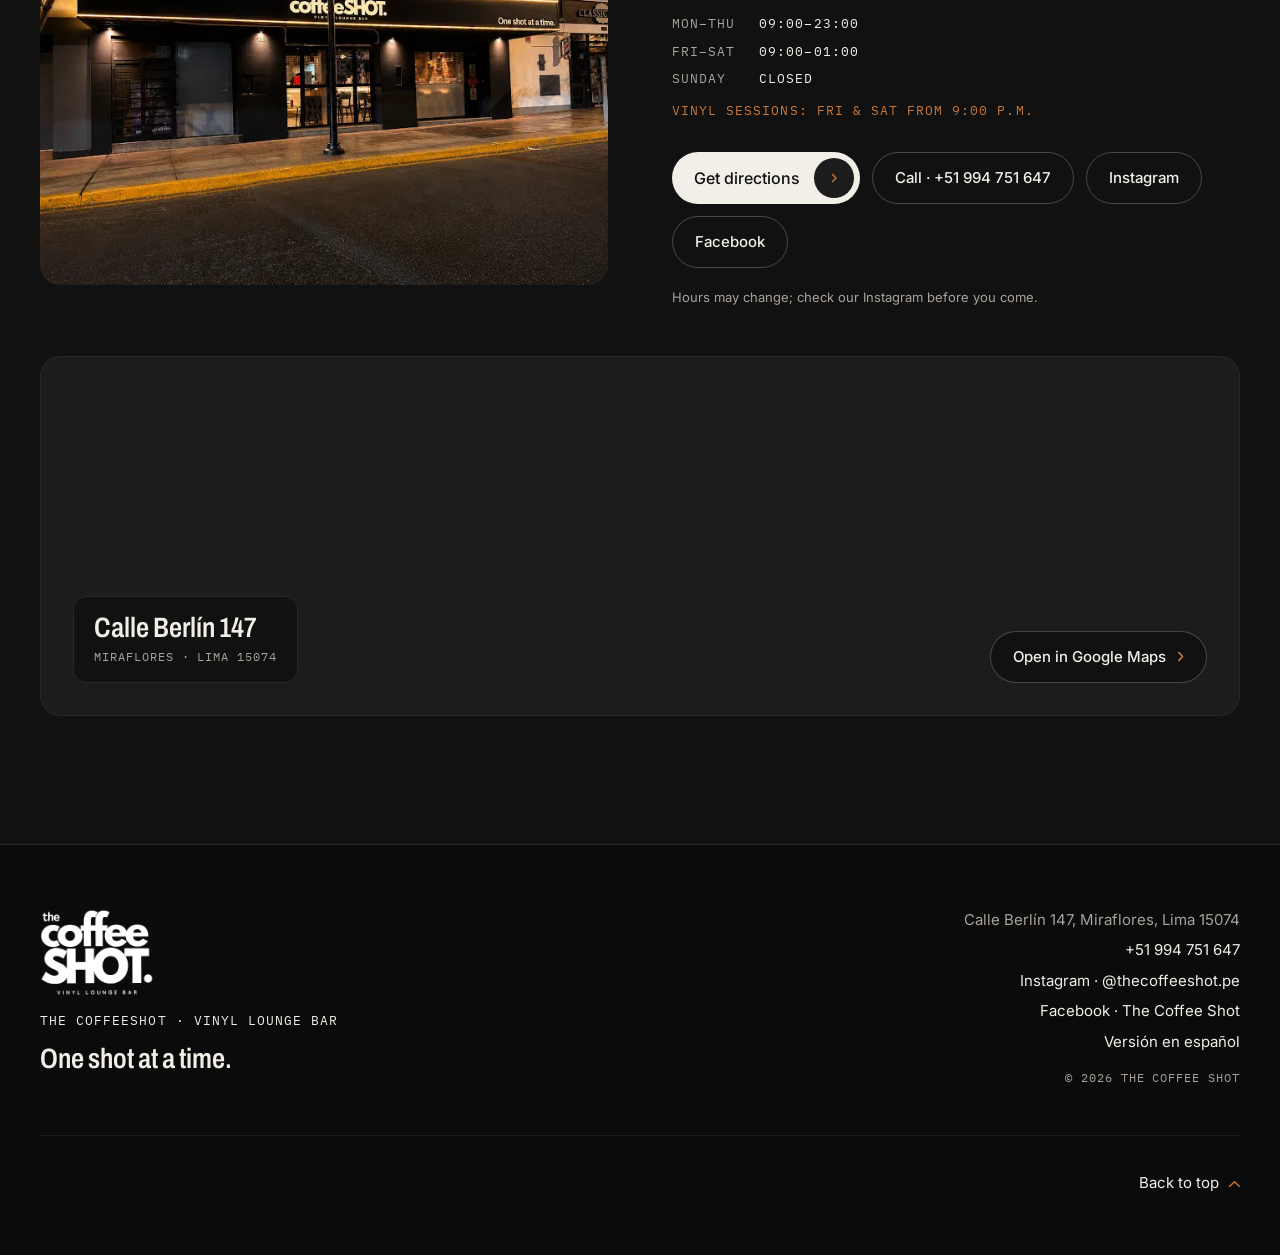
<file: en/index.html>
<!doctype html>
<html lang="en">
<head>
  <meta charset="utf-8">
  <meta name="viewport" content="width=device-width, initial-scale=1, viewport-fit=cover">
  <title>The Coffee Shot · Coffee, food &amp; cocktails in Miraflores, Lima</title>
  <meta name="description" content="Specialty coffee, breakfast, sandwiches, pizzas and signature cocktails at Calle Berlín 147, Miraflores, Lima. Vinyl Sessions on Fridays and Saturdays.">
  <meta name="theme-color" content="#111111">

  <!-- SEO: site URL. Change it in every file with: node scripts/set-domain.mjs https://... -->
  <link rel="canonical" href="https://thecoffeeshot.example/en/">
  <link rel="alternate" hreflang="es" href="https://thecoffeeshot.example/">
  <link rel="alternate" hreflang="en" href="https://thecoffeeshot.example/en/">
  <link rel="alternate" hreflang="x-default" href="https://thecoffeeshot.example/">

  <!-- Icons -->
  <link rel="icon" href="../favicon.ico" sizes="48x48">
  <link rel="icon" href="../assets/icons/icon-512.png" type="image/png" sizes="512x512">
  <link rel="apple-touch-icon" href="../assets/icons/apple-touch-icon.png">

  <!-- Open Graph / social preview -->
  <meta property="og:type" content="website">
  <meta property="og:site_name" content="The Coffee Shot">
  <meta property="og:title" content="The Coffee Shot · Coffee, food &amp; cocktails in Miraflores, Lima">
  <meta property="og:description" content="Specialty coffee, breakfast, sandwiches, pizzas and signature cocktails at Calle Berlín 147, Miraflores, Lima. Vinyl Sessions on Fridays and Saturdays.">
  <meta property="og:url" content="https://thecoffeeshot.example/en/">
  <meta property="og:image" content="https://thecoffeeshot.example/assets/images/hero-poster.jpg">
  <meta property="og:locale" content="en_US">
  <meta property="og:locale:alternate" content="es_PE">
  <meta name="twitter:card" content="summary_large_image">

  <script type="application/ld+json">{"@context":"https://schema.org","@type":"CafeOrCoffeeShop","@id":"https://thecoffeeshot.example/#cafe","name":"The Coffee Shot · Vinyl Lounge Bar","url":"https://thecoffeeshot.example/en/","image":"https://thecoffeeshot.example/assets/images/hero-poster.jpg","logo":"https://thecoffeeshot.example/assets/icons/icon-512.png","telephone":"+51994751647","servesCuisine":["Specialty coffee","Breakfast","Sandwiches","Pizza","Cocktails"],"hasMenu":"https://thecoffeeshot.example/en/#carta","address":{"@type":"PostalAddress","streetAddress":"Calle Berlín 147","addressLocality":"Miraflores","addressRegion":"Lima","postalCode":"15074","addressCountry":"PE"},"sameAs":["https://www.instagram.com/thecoffeeshot.pe/","https://www.facebook.com/profile.php?id=61577368171971"],"openingHoursSpecification":[{"@type":"OpeningHoursSpecification","dayOfWeek":["Monday","Tuesday","Wednesday","Thursday"],"opens":"09:00","closes":"23:00"},{"@type":"OpeningHoursSpecification","dayOfWeek":["Friday","Saturday"],"opens":"09:00","closes":"01:00"}]}</script>

  <!-- Hide the hero copy until js/modules/intro.js animates it in (4s failsafe if JS fails) -->
  <script>document.documentElement.classList.add("intro-pending");setTimeout(function(){document.documentElement.classList.remove("intro-pending")},4000);</script>

  <!-- Fonts -->
  <link rel="preconnect" href="https://fonts.googleapis.com">
  <link rel="preconnect" href="https://fonts.gstatic.com" crossorigin>
  <link rel="stylesheet" href="https://fonts.googleapis.com/css2?family=Archivo:wdth,wght@62..125,500..700&amp;family=IBM+Plex+Mono:wght@400&amp;family=Inter:wght@400;500&amp;display=swap">

  <link rel="preload" as="image" href="../assets/images/hero-poster.jpg">

  <!-- Styles: tokens → base → layout → components → sections → motion -->
  <link rel="stylesheet" href="../css/tokens.css">
  <link rel="stylesheet" href="../css/base.css">
  <link rel="stylesheet" href="../css/layout.css">
  <link rel="stylesheet" href="../css/components/buttons.css">
  <link rel="stylesheet" href="../css/components/logo.css">
  <link rel="stylesheet" href="../css/components/card.css">
  <link rel="stylesheet" href="../css/components/chips.css">
  <link rel="stylesheet" href="../css/components/header.css">
  <link rel="stylesheet" href="../css/sections/hero.css">
  <link rel="stylesheet" href="../css/sections/concept.css">
  <link rel="stylesheet" href="../css/sections/menu.css">
  <link rel="stylesheet" href="../css/sections/sessions.css">
  <link rel="stylesheet" href="../css/sections/reviews.css">
  <link rel="stylesheet" href="../css/sections/visit.css">
  <link rel="stylesheet" href="../css/sections/footer.css">
  <link rel="stylesheet" href="../css/motion.css">

  <script type="module" src="../js/main.js"></script>
</head>
<body>

<!-- ======================= Hero + header ======================= -->
<section class="hero" id="top" aria-label="Introduction">
  <video class="hero-media hero-video" src="../assets/video/hero-pingpong.mp4" poster="../assets/images/hero-poster.jpg" autoplay muted loop playsinline preload="auto" aria-hidden="true" tabindex="-1"></video>
  <img class="hero-media hero-still" src="../assets/images/hero-poster.jpg" alt="">
  <div class="hero-shade" aria-hidden="true"></div>

  <header class="hdr">
    <a class="logo" href="#top" data-intro="logo">
      <img class="logo-img" src="../assets/images/logo.png" alt="The Coffee Shot · Vinyl Lounge Bar, home" width="520" height="400">
    </a>

    <nav id="site-nav" class="nav" aria-label="Main" data-intro="nav">
      <ul class="nav-links">
        <li><a href="#concepto" data-intro="navlink">About</a></li>
        <li><a href="#carta" data-intro="navlink">Menu</a></li>
        <li><a href="#sesiones" data-intro="navlink">Vinyl Sessions<svg class="chev" viewBox="0 0 11 6" aria-hidden="true" focusable="false"><path d="M.7.7 5.5 5.3 10.3.7"/></svg></a></li>
        <li><a href="#opiniones" data-intro="navlink">Reviews</a></li>
      </ul>
      <div class="lang-switch mono" role="group" aria-label="Language">
        <a href="../" hreflang="es" lang="es">ES</a>
        <a href="./" hreflang="en" lang="en" aria-current="page">EN</a>
      </div>
      <a class="pill" href="#visitanos" data-intro="navlink">Visit us<span class="pill-disc"><svg class="arr" viewBox="0 0 4 7" aria-hidden="true" focusable="false"><path d="M.5.5 3.5 3.5.5 6.5"/></svg></span></a>
    </nav>

    <a class="lang-m mono" href="../" hreflang="es" lang="es" aria-label="Versión en español" data-intro="lang">ES</a>

    <button class="mbtn" type="button" aria-controls="site-nav" aria-expanded="false" aria-label="Open menu" data-intro="menu">
      <svg viewBox="0 0 18 12" aria-hidden="true" focusable="false">
        <path class="b1" d="M1 1h16"/>
        <path class="b2" d="M1 6h16"/>
        <path class="b3" d="M1 11h16"/>
      </svg>
    </button>
  </header>

  <div class="hero-copy">
    <p class="eyebrow mono" data-intro="eyebrow">the coffeeSHOT · Vinyl Lounge Bar</p>
    <h1 class="h1 display">
      <span class="mask"><span class="line" data-intro="line">Coffee, food</span></span>
      <span class="mask"><span class="line" data-intro="line">&amp; cocktails.</span></span>
      <span class="mask"><span class="line amber" data-intro="line">Spin your day.</span></span>
    </h1>
    <p class="lede">
      <span data-intro="lede">From the first espresso to the last cocktail.</span>
      <span data-intro="lede">Calle Berlín 147, half a block from Parque Kennedy.</span>
    </p>
    <div class="actions">
      <a class="pill cta" data-intro="cta" href="https://www.google.com/maps/dir/?api=1&amp;destination=Calle+Berl%C3%ADn+147%2C+Miraflores%2C+Lima" target="_blank" rel="noopener">Get directions<span class="pill-disc"><svg class="arr" viewBox="0 0 5 8" aria-hidden="true" focusable="false"><path d="M.6.6 4 4 .6 7.4"/></svg></span></a>
      <a class="tlink" data-intro="tlink" href="#sesiones">Vinyl Sessions · Fri &amp; Sat</a>
    </div>
  </div>

  <div class="hero-aside">
    <p class="rating mono" data-intro="rating">★ <span data-rating>4.9</span> on Google · <span data-review-count>106</span> reviews</p>
    <a class="cue" data-intro="cue" href="#concepto">Scroll to discover<svg class="chev" viewBox="0 0 11 6" aria-hidden="true" focusable="false"><path d="M.7.7 5.5 5.3 10.3.7"/></svg></a>
  </div>
</section>

<main>

  <!-- ======================= Concepto ======================= -->
  <section class="sec" id="concepto">
    <div class="wrap">
      <p class="label mono rv"><span class="tag">About</span><span class="rule"></span></p>
      <div class="concept">
        <figure class="photo ar-43 parallax rv">
          <img src="../assets/images/barra.jpg" alt="The Coffee Shot bar with its amber-lit wall of vinyl records, speakers and bottles behind the counter" loading="lazy">
        </figure>
        <div class="rv">
          <h2 class="h2 display"><span>You come for the coffee.</span><span class="amber">You stay for everything else.</span></h2>
          <p class="body-lg">At The Coffee Shot, the day starts with an espresso and ends with a cocktail. In between there are breakfasts, sandwiches, pizzas, desserts and fresh juices, with service our guests always mention. And on Fridays and Saturdays, we host themed nights with live DJs spinning vinyl.</p>
        </div>
      </div>
    </div>
  </section>

  <!-- ======================= La carta ======================= -->
  <section class="sec" id="carta" aria-labelledby="carta-t">
    <div class="wrap">
      <p class="label mono rv"><span class="tag">Menu</span><span class="rule"></span></p>
      <div class="menu-head rv">
        <h2 class="h2 display" id="carta-t">A menu for the whole day.</h2>
        <p class="body-lg">Discover our all-day menu: from the morning espresso to the evening cocktail.</p>
      </div>
      <div class="menu-grid">
        <article class="card menu-card rv">
          <div class="photo ar-45">
            <img src="../assets/images/carta/cafe.jpg" alt="Cup of coffee with latte art on a wooden table" loading="lazy">
          </div>
          <p class="num mono">01 · From the morning</p>
          <h3 class="display">Coffee &amp; drinks</h3>
          <p>Espresso, cold brew and specialty coffee drinks, hot or iced, plus fresh juices.</p>
          <ul class="chips mono">
            <li>Iced Honey Shot</li>
          </ul>
        </article>
        <article class="card menu-card rv">
          <div class="photo ar-45">
            <img src="../assets/images/carta/desayunos.jpg" alt="Avocado toast with a fried egg, cherry tomatoes and sprouts on a dark plate" loading="lazy">
          </div>
          <p class="num mono">02 · Morning · After office</p>
          <h3 class="display">Breakfast &amp; food</h3>
          <p>Breakfast to start the day and, as it goes on, small plates, sandwiches and artisan pizzas for lunch or after office.</p>
        </article>
        <article class="card menu-card rv">
          <div class="photo ar-45">
            <img src="../assets/images/carta/postres.jpg" alt="Chocolate dessert with a crunchy base and a swirl of cream on a black plate" loading="lazy">
          </div>
          <p class="num mono">03 · To finish</p>
          <h3 class="display">Desserts</h3>
          <p>The sweet ending, any time of day.</p>
        </article>
        <article class="card menu-card rv">
          <div class="photo ar-45">
            <img src="../assets/images/carta/cocteleria.jpg" alt="Spritz glass with an orange slice in front of a neon sign" loading="lazy">
          </div>
          <p class="num mono">04 · Night</p>
          <h3 class="display">Cocktails &amp; wine</h3>
          <p>Signature drinks and wine for the night and for the Friday and Saturday Vinyl Sessions.</p>
          <ul class="chips mono">
            <li>Toasted Martini</li>
            <li>Coffee Spritz</li>
          </ul>
        </article>
      </div>
      <div class="after">
        <button class="btn-o" type="button" aria-expanded="false" aria-controls="carta-completa" data-carta-toggle><span data-label>See full menu</span><svg class="chev" viewBox="0 0 11 6" aria-hidden="true" focusable="false"><path d="M.7.7 5.5 5.3 10.3.7"/></svg></button>
      </div>
      <!-- Full menu, built by js/modules/carta.js from js/data/menu.js -->
      <div class="carta-full" id="carta-completa" hidden>
        <div class="carta-tabs" role="tablist"></div>
        <div class="carta-panels"></div>
        <p class="carta-note"></p>
      </div>
    </div>
  </section>

  <!-- ======================= Vinyl Sessions ======================= -->
  <section class="sec sessions" id="sesiones">
    <img class="sessions-bg" src="../assets/images/sesiones-bg.jpg" alt="" aria-hidden="true" loading="lazy">
    <div class="sessions-veil" aria-hidden="true"></div>
    <div class="wrap">
      <p class="label mono rv"><span class="tag">Vinyl Sessions</span><span class="rule"></span></p>
      <div class="sessions-grid">
        <div class="rv">
          <h2 class="h2 display">Fridays and Saturdays, from 9:00 p.m.</h2>
          <p class="body-lg">Classic rock and pop, in English and Spanish, played on vinyl by DJs in the booth. No automated playlists: every record is picked by someone.</p>
          <ul class="chips mono">
            <li>Classic rock &amp; pop</li>
            <li>English + Spanish</li>
            <li>100% vinyl</li>
          </ul>
          <a class="arrow-link" href="https://www.instagram.com/thecoffeeshot.pe/" target="_blank" rel="noopener">Follow us on Instagram and never miss a session<svg class="arr" viewBox="0 0 5 8" aria-hidden="true" focusable="false"><path d="M.6.6 4 4 .6 7.4"/></svg></a>
        </div>
        <div class="deck rv">
          <span class="vinyl-css" aria-hidden="true"></span>
          <div class="photo ar-43">
            <img src="../assets/images/tocadiscos.jpg" alt="Turntable on its wooden base at the bar, under an acrylic lid with an amber edge" loading="lazy">
          </div>
        </div>
      </div>
    </div>
  </section>

  <!-- ======================= Opiniones ======================= -->
  <section class="sec" id="opiniones">
    <div class="wrap">
      <p class="label mono rv"><span class="tag">Reviews</span><span class="rule"></span></p>
      <div class="reviews-head rv">
        <h2 class="h2 display">What our guests say</h2>
        <p class="score"><span class="big display"><span data-rating>4.9</span>/5</span><span class="mono">on Google · <span data-review-count>106</span> reviews</span></p>
      </div>
      <!-- Review cards, built by js/modules/reviews.js from js/data/reviews.js -->
      <div class="quotes"></div>
      <div class="after">
        <a class="btn-o" href="https://www.google.com/maps/search/?api=1&amp;query=The%20Coffee%20Shot%2C%20Calle%20Berl%C3%ADn%20147%2C%20Miraflores%2C%20Lima" data-link="googleReviews" target="_blank" rel="noopener">Read reviews on Google<svg class="arr" viewBox="0 0 5 8" aria-hidden="true" focusable="false"><path d="M.6.6 4 4 .6 7.4"/></svg></a>
        <a class="btn-o" href="#" data-link="writeReview" data-requires="writeReview" target="_blank" rel="noopener" hidden>Write a review</a>
      </div>
    </div>
  </section>

  <!-- ======================= Visítanos ======================= -->
  <section class="sec" id="visitanos">
    <div class="wrap">
      <p class="label mono rv"><span class="tag">Visit us</span><span class="rule"></span></p>
      <div class="visit">
        <div class="photo ar-43 rv">
          <img src="../assets/images/fachada.jpg" alt="The Coffee Shot black façade at night on Calle Berlín, with its lit sign and the sidewalk in front" loading="lazy">
        </div>
        <div class="rv">
          <h2 class="h2 display">Look for the black façade at Calle Berlín 147.</h2>
          <p class="addr">Half a block from Parque Kennedy · Miraflores, Lima 15074</p>
          <dl class="hours mono">
            <dt>Mon–Thu</dt><dd>09:00–23:00</dd>
            <dt>Fri–Sat</dt><dd>09:00–01:00</dd>
            <dt>Sunday</dt><dd>Closed</dd>
          </dl>
          <p class="sess-note mono">Vinyl Sessions: Fri &amp; Sat from 9:00 p.m.</p>
          <div class="visit-actions">
            <a class="pill pill-lg" href="https://www.google.com/maps/dir/?api=1&amp;destination=Calle+Berl%C3%ADn+147%2C+Miraflores%2C+Lima" target="_blank" rel="noopener">Get directions<span class="pill-disc"><svg class="arr" viewBox="0 0 5 8" aria-hidden="true" focusable="false"><path d="M.6.6 4 4 .6 7.4"/></svg></span></a>
            <a class="btn-o" href="tel:+51994751647" aria-label="Call +51 994 751 647">Call · +51 994 751 647</a>
            <a class="btn-o" href="https://www.instagram.com/thecoffeeshot.pe/" target="_blank" rel="noopener">Instagram</a>
            <a class="btn-o" href="https://www.facebook.com/profile.php?id=61577368171971" data-link="facebook" data-requires="facebook" target="_blank" rel="noopener">Facebook</a>
          </div>
          <p class="fine">Hours may change; check our Instagram before you come.</p>
        </div>
      </div>
      <div class="map rv">
        <iframe class="map-frame" title="Map of The Coffee Shot at Calle Berlín 147, Miraflores" src="https://www.google.com/maps?q=Calle+Berl%C3%ADn+147,+Miraflores,+Lima&amp;hl=en&amp;output=embed" loading="lazy" referrerpolicy="no-referrer-when-downgrade" allowfullscreen></iframe>
        <div class="map-text">
          <span class="display">Calle Berlín 147</span>
          <span class="mono">Miraflores · Lima 15074</span>
        </div>
        <a class="btn-o" href="https://www.google.com/maps/search/?api=1&amp;query=Calle+Berl%C3%ADn+147%2C+Miraflores%2C+Lima" target="_blank" rel="noopener">Open in Google Maps<svg class="arr" viewBox="0 0 5 8" aria-hidden="true" focusable="false"><path d="M.6.6 4 4 .6 7.4"/></svg></a>
      </div>
    </div>
  </section>

</main>

<!-- ======================= Footer ======================= -->
<footer class="foot">
  <div class="wrap">
    <div class="foot-grid">
      <div class="foot-brand">
        <a class="foot-logo" href="#top">
          <img class="logo-img" src="../assets/images/logo.png" alt="The Coffee Shot · Vinyl Lounge Bar, home" width="520" height="400" loading="lazy">
        </a>
        <p class="name mono">the coffeeSHOT · Vinyl Lounge Bar</p>
        <p class="tagline display">One shot at a time.</p>
      </div>
      <address class="foot-info">
        <span>Calle Berlín 147, Miraflores, Lima 15074</span>
        <a href="tel:+51994751647">+51 994 751 647</a>
        <a href="https://www.instagram.com/thecoffeeshot.pe/" target="_blank" rel="noopener">Instagram · @thecoffeeshot.pe</a>
        <a href="https://www.facebook.com/profile.php?id=61577368171971" data-link="facebook" data-requires="facebook" target="_blank" rel="noopener">Facebook · The Coffee Shot</a>
        <a href="../" hreflang="es" lang="es">Versión en español</a>
        <span class="copy mono">© 2026 The Coffee Shot</span>
      </address>
    </div>
    <div class="foot-bottom">
      <a class="totop" href="#top">Back to top<svg class="chev" viewBox="0 0 11 6" aria-hidden="true" focusable="false"><path d="M.7.7 5.5 5.3 10.3.7"/></svg></a>
    </div>
  </div>
</footer>

<!-- ======================= Templates ======================= -->
<template id="menu-item-template">
  <li class="mi">
    <div class="mi-head">
      <h3 class="mi-name display"></h3>
      <span class="mi-tag mono"></span>
      <span class="mi-price mono"></span>
    </div>
    <p class="mi-desc"></p>
  </li>
</template>

<template id="review-template">
  <figure class="card quote rv">
    <blockquote><span class="q">“</span><span class="q-text"></span>.<span class="q">”</span></blockquote>
    <figcaption><span class="who"></span><span class="src mono"></span></figcaption>
  </figure>
</template>

</body>
</html>
</file>
<file: css/tokens.css>
/* ==========================================================================
   Design tokens
   ========================================================================== */

:root {
  /* Color */
  --bg: #111111;
  --bg-deep: #0B0B0B;
  --char: #1C1C1C;
  --anth: #282828;
  --text: #F2EEE8;
  --muted: #A8A29A;
  --accent: #C9783A;
  --accent-h: #E0915A;
  --pill: #F2EEE8;
  --disc: #1C1C1C;
  --icon: #C98A55;
  --cup: #6B4A33;

  /* Type */
  --f-display: "Archivo", "Archivo Narrow", "Helvetica Neue", Arial, sans-serif;
  --f-body: "Inter", "Helvetica Neue", Helvetica, Arial, sans-serif;
  --f-mono: "IBM Plex Mono", ui-monospace, Menlo, Consolas, monospace;

  /* Motion */
  --expo: cubic-bezier(.16, 1, .3, 1);

  /* Layout */
  --u: 1px;                         /* hero scale unit, redefined inside .hero */
  --container: 1200px;
  --gs: clamp(18px, 5.6vw, 32px);   /* side gutter */
  --radius: 20px;
  /* Breakpoints: mobile < 650px, stacked grids < 900px, 2-col menu < 1100px
     (media queries can't read vars) */
}
</file>
<file: css/base.css>
/* ==========================================================================
   Base: reset + document defaults
   ========================================================================== */

*,
*::before,
*::after {
  box-sizing: border-box;
}

html {
  scroll-behavior: smooth;
}

body {
  margin: 0;
  background: var(--bg);
  color: var(--text);
  font-family: var(--f-body);
  font-weight: 400;
  font-size: 16px;
  line-height: 1.5;
  overflow-x: clip;
  -webkit-font-smoothing: antialiased;
  -moz-osx-font-smoothing: grayscale;
}

a {
  color: inherit;
  text-decoration: none;
}

a:focus-visible,
button:focus-visible {
  outline: 2px solid var(--accent);
  outline-offset: 3px;
}

img,
video {
  display: block;
  max-width: 100%;
}

[hidden] {
  display: none !important;
}

/* Condensed display face */
.display {
  font-family: var(--f-display);
  font-weight: 600;
  font-variation-settings: "wdth" 78;
  font-stretch: 78%;
}

/* Uppercase mono label */
.mono {
  font-family: var(--f-mono);
  font-weight: 400;
  text-transform: uppercase;
  letter-spacing: .08em;
}

.amber {
  color: var(--accent);
}
</file>
<file: css/layout.css>
/* ==========================================================================
   Layout primitives + shared typography
   ========================================================================== */

.sec {
  position: relative;
  padding: 128px 0;
}

.wrap {
  position: relative;
  z-index: 2;
  width: min(var(--container), 100% - 2 * var(--gs));
  margin: 0 auto;
}

/* Section label: "Concepto ————" */
.label {
  display: flex;
  align-items: center;
  gap: 16px;
  margin: 0 0 56px;
  font-size: 13px;
  line-height: 1.2;
  color: var(--accent);
}

.label .rule {
  flex: 1;
  height: 1px;
  background: var(--anth);
}

.label .tag {
  white-space: nowrap;
}

/* Section title */
.h2 {
  margin: 0 0 28px;
  font-size: 56px;
  line-height: 1;
  letter-spacing: -.01em;
  text-wrap: balance;
}

.h2 span {
  display: block;
}

.body-lg {
  margin: 0;
  font-size: 18px;
  line-height: 1.6;
  color: var(--muted);
  text-wrap: pretty;
}

@media (max-width: 649.98px) {
  .sec {
    padding: 88px 0;
  }

  .label {
    margin-bottom: 40px;
  }

  .h2 {
    font-size: 40px;
  }
}
</file>
<file: css/components/buttons.css>
/* ==========================================================================
   Buttons, links + small icons
   ========================================================================== */

/* Cream pill with a dark disc holding the arrow */
.pill {
  display: inline-flex;
  align-items: center;
  gap: calc(10 * var(--u));
  height: calc(39 * var(--u));
  padding: 0 calc(4 * var(--u)) 0 calc(18 * var(--u));
  border-radius: 999px;
  background: var(--pill);
  color: #111111;
  font-weight: 500;
  font-size: calc(15 * var(--u));
  line-height: 1;
  white-space: nowrap;
}

.pill-disc {
  flex: none;
  display: grid;
  place-items: center;
  width: calc(31 * var(--u));
  height: calc(31 * var(--u));
  border-radius: 50%;
  background: var(--disc);
  transition: background-color .25s;
}

.pill:hover .pill-disc {
  background: #3A2A1F;
}

.pill-disc svg {
  width: calc(5 * var(--u));
  height: calc(8 * var(--u));
  overflow: visible;
}

/* Large pill (Visítanos) */
.pill-lg {
  height: 52px;
  padding: 0 6px 0 22px;
  gap: 14px;
  font-size: 16px;
}

.pill-lg .pill-disc {
  width: 40px;
  height: 40px;
}

.pill-lg .pill-disc svg {
  width: 5px;
  height: 8px;
}

/* Outline button */
.btn-o {
  display: inline-flex;
  align-items: center;
  gap: 12px;
  height: 52px;
  padding: 0 22px;
  border: 1px solid rgba(242, 238, 232, .24);
  border-radius: 999px;
  color: var(--text);
  font-weight: 500;
  font-size: 15px;
  white-space: nowrap;
  transition: border-color .2s, color .2s;
}

.btn-o:hover {
  color: var(--accent-h);
  border-color: var(--accent-h);
}

.btn-o svg {
  width: 6px;
  height: 9px;
  overflow: visible;
}

button.btn-o {
  appearance: none;
  background: transparent;
  font-family: inherit;
  cursor: pointer;
}

.btn-o .chev {
  width: 11px;
  height: 6px;
  transition: transform .3s var(--expo);
}

.btn-o[aria-expanded="true"] .chev {
  transform: rotate(180deg);
}

/* Underlined text link */
.tlink {
  display: inline-block;
  font-size: calc(15 * var(--u));
  color: var(--text);
  text-decoration: underline;
  text-decoration-color: rgba(242, 238, 232, .35);
  text-underline-offset: 5px;
  transition: color .2s;
}

.tlink:hover {
  color: var(--accent-h);
  text-decoration-color: var(--accent-h);
}

/* Text link with trailing arrow */
.arrow-link {
  display: inline-flex;
  align-items: center;
  gap: 10px;
  font-weight: 500;
  font-size: 16px;
  color: var(--text);
  transition: color .2s;
}

.arrow-link:hover {
  color: var(--accent-h);
}

.arrow-link svg {
  width: 6px;
  height: 9px;
  overflow: visible;
}

/* Icons */
.arr {
  fill: none;
  stroke: var(--accent);
  stroke-width: 1.4;
  stroke-linecap: round;
  stroke-linejoin: round;
}

.chev {
  flex: none;
  width: calc(11 * var(--u));
  height: calc(6 * var(--u));
  overflow: visible;
}

.chev path {
  fill: none;
  stroke: var(--accent);
  stroke-width: 1.4;
  stroke-linecap: round;
  stroke-linejoin: round;
}
</file>
<file: css/components/logo.css>
/* ==========================================================================
   Logo: assets/images/logo.png (white on transparent, cropped from logo.jpeg)
   ========================================================================== */

.logo-img {
  display: block;
  width: auto;
  height: 100%;
}

/* Header, top left over the hero video */
.logo {
  display: block;
  height: calc(58 * var(--u));
}

.logo .logo-img {
  filter: drop-shadow(0 2px 10px rgba(0, 0, 0, .45));
}

/* Footer */
.foot-logo {
  display: block;
  align-self: flex-start;
  height: 88px;
}
</file>
<file: css/components/card.css>
/* ==========================================================================
   Cards + photo frames
   ========================================================================== */

.card {
  position: relative;
  overflow: hidden;
  padding: 32px;
  background: var(--char);
  border: 1px solid var(--anth);
  border-radius: var(--radius);
}

.card .tag {
  margin: 0 0 18px;
  font-size: 12px;
  color: var(--accent);
}

.card h3 {
  margin: 0 0 10px;
  font-size: 28px;
  line-height: 1.05;
  letter-spacing: -.005em;
}

.card p {
  margin: 0;
  color: var(--muted);
  text-wrap: pretty;
}

.photo {
  position: relative;
  overflow: hidden;
  margin: 0;
  border-radius: var(--radius);
  background: var(--char);
}

.photo img {
  width: 100%;
  height: 100%;
  object-fit: cover;
}

.ar-43 {
  aspect-ratio: 4 / 3;
}

.ar-45 {
  aspect-ratio: 4 / 5;
}

/* Taller image so js/modules/parallax.js can shift it ±24px */
.parallax img {
  height: calc(100% + 48px);
  margin-top: -24px;
  will-change: transform;
}
</file>
<file: css/components/chips.css>
/* ==========================================================================
   Chips: small outlined tags (Vinyl Sessions, carta highlights)
   ========================================================================== */

.chips {
  display: flex;
  flex-wrap: wrap;
  gap: 10px;
  margin: 0;
  padding: 0;
  list-style: none;
}

.chips li {
  padding: 9px 14px;
  border: 1px solid rgba(242, 238, 232, .2);
  border-radius: 999px;
  background: rgba(17, 17, 17, .4);
  font-size: 12px;
  color: var(--text);
}
</file>
<file: css/components/header.css>
/* ==========================================================================
   Header over the hero: logo, nav pill, mobile menu
   (sizes use the hero's --u; see css/sections/hero.css + js/modules/menu.js)
   ========================================================================== */

.hdr {
  position: absolute;
  inset: 0 0 auto 0;
  z-index: 5;
  pointer-events: none;
}

.hdr > * {
  pointer-events: auto;
}

.logo {
  position: absolute;
  left: calc(16 * var(--u));
  top: calc(16 * var(--u));
}

/* ---------- Nav pill ---------- */
.nav {
  position: absolute;
  right: calc(16 * var(--u));
  top: calc(16 * var(--u));
  height: calc(47 * var(--u));
  display: flex;
  align-items: center;
  padding: 0 calc(4 * var(--u)) 0 calc(24 * var(--u));
  background: #000;
  border-radius: 999px;
}

.nav-links {
  display: flex;
  align-items: center;
  gap: calc(24 * var(--u));
  margin: 0 calc(18 * var(--u)) 0 0;
  padding: 0;
  list-style: none;
}

.nav-links li {
  display: flex;
}

.nav-links a {
  display: inline-flex;
  align-items: center;
  gap: calc(6 * var(--u));
  font-size: calc(15 * var(--u));
  line-height: 1;
  color: var(--text);
  white-space: nowrap;
  transition: color .2s;
}

.nav-links a:hover {
  color: var(--accent-h);
}

/* ---------- Language switch (inside the nav pill) ---------- */
.lang-switch {
  display: flex;
  align-items: center;
  gap: calc(2 * var(--u));
  margin: 0 calc(14 * var(--u)) 0 0;
  padding-left: calc(14 * var(--u));
  border-left: 1px solid var(--anth);
}

.lang-switch a {
  display: inline-flex;
  align-items: center;
  height: calc(32 * var(--u));
  padding: 0 calc(6 * var(--u));
  font-size: calc(12 * var(--u));
  color: var(--muted);
  transition: color .2s;
}

.lang-switch a:hover {
  color: var(--accent-h);
}

.lang-switch a[aria-current="page"] {
  color: var(--text);
}

/* Mobile shortcut to the other language, next to the burger */
.lang-m {
  display: none;
  place-items: center;
  position: absolute;
  width: 48px;
  height: 48px;
  border-radius: 50%;
  background: #000;
  font-size: 13px;
  color: var(--text);
}

.lang-m:hover {
  color: var(--accent-h);
}

/* ---------- Burger (mobile only) ---------- */
.mbtn {
  appearance: none;
  display: none;
  place-items: center;
  position: absolute;
  width: 48px;
  height: 48px;
  margin: 0;
  padding: 0;
  border: 0;
  border-radius: 50%;
  background: #000;
  color: var(--text);
  cursor: pointer;
}

.mbtn svg {
  width: 18px;
  height: 12px;
  overflow: visible;
}

.mbtn path {
  fill: none;
  stroke: var(--text);
  stroke-width: 1.6;
  stroke-linecap: round;
  transform-box: view-box;
  transform-origin: 9px 6px;
  transition: transform .35s var(--expo), opacity .2s;
}

.mbtn[aria-expanded="true"] .b1 { transform: rotate(45deg) translateY(5px); }
.mbtn[aria-expanded="true"] .b2 { opacity: 0; }
.mbtn[aria-expanded="true"] .b3 { transform: rotate(-45deg) translateY(-5px); }

/* ---------- Mobile: dropdown menu ---------- */
@media (max-width: 649.98px) {
  .logo {
    left: max(var(--g), env(safe-area-inset-left));
    top: calc(var(--g) + env(safe-area-inset-top));
  }

  .lang-m {
    display: grid;
    right: calc(max(var(--g), env(safe-area-inset-right)) + 56px);
    top: calc(var(--g) + env(safe-area-inset-top) - 1px);
  }

  .lang-switch {
    display: none;
  }

  .mbtn {
    display: grid;
    right: max(var(--g), env(safe-area-inset-right));
    top: calc(var(--g) + env(safe-area-inset-top) - 1px);
  }

  .nav {
    display: none;
    top: calc(var(--g) + env(safe-area-inset-top) + 58px);
    left: max(var(--g), env(safe-area-inset-left));
    right: max(var(--g), env(safe-area-inset-right));
    height: auto;
    flex-direction: column;
    align-items: stretch;
    gap: 12px;
    padding: 8px 16px 16px;
    border-radius: 20px;
  }

  .nav.is-open {
    display: flex;
  }

  .nav-links {
    flex-direction: column;
    align-items: stretch;
    gap: 0;
    margin: 0;
  }

  .nav-links a {
    width: 100%;
    height: 48px;
    gap: 8px;
    font-size: 17px;
    border-bottom: 1px solid var(--char);
  }

  .nav .chev {
    width: 11px;
    height: 6px;
  }

  .nav .pill {
    align-self: flex-start;
    height: 48px;
    padding-left: 20px;
    gap: 12px;
    font-size: 17px;
  }

  .nav .pill-disc {
    width: 40px;
    height: 40px;
  }

  .nav .pill-disc svg {
    width: 5px;
    height: 8px;
  }
}

/* Phone in landscape: two-column menu */
@media (max-height: 500px) and (min-aspect-ratio: 1/1) and (max-width: 649.98px) {
  .nav.is-open .nav-links {
    display: grid;
    grid-template-columns: 1fr 1fr;
    column-gap: 16px;
  }
}
</file>
<file: css/sections/hero.css>
/* ==========================================================================
   Hero: full-screen ping-pong video + copy
   --u scales every hero measurement from a 1280×960 reference frame.
   ========================================================================== */

.hero {
  --u: max(.62px, min(100vw / 1280, 100dvh / 960));
  --g: calc(16 * var(--u));
  position: relative;
  height: 100vh;
  height: 100dvh;
  max-height: calc(960 * var(--u));
  min-height: calc(540 * var(--u));
  overflow: hidden;
  background: rgb(12, 10, 9);
  isolation: isolate;
}

.hero-media {
  position: absolute;
  inset: 0;
  z-index: 0;
  width: 100%;
  height: 100%;
  max-width: none;
  object-fit: cover;
  object-position: 50% 50%;
  pointer-events: none;
}

.hero-still {
  display: none;
}

.hero-shade {
  position: absolute;
  inset: 0;
  z-index: 1;
  pointer-events: none;
  background:
    radial-gradient(ellipse 93.8% 41.3% at 0% 100%, rgba(12, 10, 9, 1) 0%, rgba(12, 10, 9, 0) 100%),
    linear-gradient(180deg, rgba(12, 10, 9, .060) 0%, rgba(12, 10, 9, .023) 20%, rgba(12, 10, 9, .152) 40%, rgba(12, 10, 9, .300) 60%, rgba(12, 10, 9, .394) 80%, rgba(12, 10, 9, .632) 100%),
    linear-gradient(90deg, rgba(12, 10, 9, .683) 0%, rgba(12, 10, 9, .595) 20%, rgba(12, 10, 9, .458) 40%, rgba(12, 10, 9, .221) 60%, rgba(12, 10, 9, .039) 80%, rgba(12, 10, 9, .054) 100%);
}

/* ---------- Copy (bottom left) ---------- */
.hero-copy {
  position: absolute;
  left: calc(61 * var(--u));
  bottom: calc(64 * var(--u));
  z-index: 3;
  transform-origin: 0 100%;
}

.eyebrow {
  margin: 0 0 calc(18 * var(--u));
  font-size: calc(13 * var(--u));
  line-height: 1.2;
  color: var(--accent);
}

.h1 {
  margin: 0;
  font-size: calc(84 * var(--u));
  line-height: .94;
  letter-spacing: -.01em;
  color: var(--text);
}

/* Each line slides up inside its own mask (js/modules/intro.js) */
.h1 .mask {
  display: block;
  overflow: hidden;
  white-space: nowrap;
  padding: .06em 0 .12em;
  margin: -.06em 0 -.12em;
}

.h1 .line {
  display: block;
}

.lede {
  margin: calc(24 * var(--u)) 0 0;
  font-size: calc(17 * var(--u));
  line-height: 1.45;
  color: rgba(242, 238, 232, .88);
}

.lede span {
  display: block;
}

.actions {
  display: flex;
  align-items: center;
  gap: calc(24 * var(--u));
  margin-top: calc(30 * var(--u));
}

.cta {
  height: calc(46 * var(--u));
  padding-left: calc(20 * var(--u));
  gap: calc(12 * var(--u));
}

.cta .pill-disc {
  width: calc(38 * var(--u));
  height: calc(38 * var(--u));
}

/* ---------- Aside (bottom right) ---------- */
.hero-aside {
  position: absolute;
  right: calc(64 * var(--u));
  bottom: calc(64 * var(--u));
  z-index: 3;
  display: flex;
  flex-direction: column;
  align-items: flex-end;
  gap: calc(12 * var(--u));
  text-align: right;
  transform-origin: 100% 100%;
}

.rating {
  margin: 0;
  font-size: calc(12 * var(--u));
  color: var(--muted);
}

.cue {
  display: inline-flex;
  align-items: center;
  gap: calc(10 * var(--u));
  font-size: calc(15 * var(--u));
  color: var(--text);
  transition: color .2s;
}

.cue:hover {
  color: var(--accent-h);
}

/* ---------- Responsive ---------- */
@media (min-aspect-ratio: 16/9) {
  .hero-media {
    object-position: 50% 45%;
  }
}

/* Mobile or short landscape */
@media (max-width: 649.98px), (max-height: 500px) {
  .hero {
    --u: clamp(.94px, 100vw / 390, 1.2px);
    --g: clamp(18px, 5.6vw, 32px);
    max-height: 1400px;
  }

  .hero-media {
    object-position: 68% 50%;
  }

  /* Darker under the copy, which covers the lower ~65% of the frame on phones */
  .hero-shade {
    background:
      linear-gradient(180deg, rgba(12, 10, 9, .45) 0%, rgba(12, 10, 9, .12) 16%, rgba(12, 10, 9, .42) 30%, rgba(12, 10, 9, .70) 46%, rgba(12, 10, 9, .82) 64%, rgba(12, 10, 9, .90) 82%, rgba(12, 10, 9, .95) 100%),
      linear-gradient(90deg, rgba(12, 10, 9, .45) 0%, rgba(12, 10, 9, .32) 40%, rgba(12, 10, 9, .12) 75%, rgba(12, 10, 9, .06) 100%);
  }

  .hero-copy,
  .hero-aside {
    text-shadow: 0 1px 2px rgba(0, 0, 0, .55), 0 2px 18px rgba(0, 0, 0, .55);
  }

  /* Lighter amber holds up better over the warm lamps in the video */
  .eyebrow,
  .h1 .amber {
    color: var(--accent-h);
  }

  .lede {
    color: var(--text);
  }

  .pill,
  .cta {
    text-shadow: none;
  }

  .actions {
    flex-wrap: wrap;
    row-gap: calc(6 * var(--u));
  }

  .tlink,
  .cue {
    padding: 12px 0;
  }
}

/* Mobile (narrow) */
@media (max-width: 649.98px) {
  .hero-copy {
    left: max(var(--g), env(safe-area-inset-left));
    right: max(var(--g), env(safe-area-inset-right));
    bottom: calc(var(--g) + env(safe-area-inset-bottom) + 92px);
  }

  .h1 {
    font-size: min(clamp(32px, 10.4vw, 64px), (100vw - 2 * var(--g)) / 7.4);
  }

  .hero-aside {
    right: max(var(--g), env(safe-area-inset-right));
    bottom: calc(var(--g) + env(safe-area-inset-bottom));
    gap: 0;
  }
}

/* Short landscape */
@media (max-height: 500px) and (min-aspect-ratio: 1/1) {
  .hero {
    --u: clamp(.82px, 100dvh / 415, .94px);
  }

  .hero-media {
    object-position: 50% 50%;
  }

  .h1 {
    font-size: clamp(28px, 10dvh, 44px);
  }

  .actions {
    flex-wrap: nowrap;
  }

  .hero-copy {
    bottom: calc(var(--g) + env(safe-area-inset-bottom) + 20px);
  }
}

@media (max-height: 500px) and (min-aspect-ratio: 1/1) and (max-width: 649.98px) {
  .hero-copy {
    right: auto;
  }
}

/* Tablets */
@media (min-width: 650px) and (max-width: 1100px) and (min-height: 501px) {
  .hero {
    --u: .94px;
    max-height: 1400px;
  }
}

@media (min-width: 650px) and (max-width: 1100px) and (min-height: 501px) and (max-aspect-ratio: 4/5) {
  .hero-copy,
  .hero-aside {
    transform: scale(1.1);
  }

  .hero-media {
    object-position: 64% 50%;
  }
}
</file>
<file: css/sections/concept.css>
/* ==========================================================================
   Concepto
   ========================================================================== */

.concept {
  display: grid;
  grid-template-columns: 7fr 5fr;
  gap: 64px;
  align-items: center;
}

@media (max-width: 899.98px) {
  .concept {
    grid-template-columns: minmax(0, 1fr);
    gap: 44px;
  }
}
</file>
<file: css/sections/menu.css>
/* ==========================================================================
   La carta: intro + one card per moment of the day (portrait 4:5 photos)
   ========================================================================== */

.menu-head {
  max-width: 760px;
  margin-bottom: 48px;
}

.menu-grid {
  display: grid;
  grid-template-columns: repeat(4, minmax(0, 1fr));
  gap: 20px;
}

.menu-card {
  display: flex;
  flex-direction: column;
  padding: 16px 16px 24px;
}

.menu-card .photo {
  margin-bottom: 20px;
  border-radius: 14px;
}

.menu-card .num {
  margin: 0 8px 12px;
  font-size: 12px;
  color: var(--accent);
}

.menu-card h3,
.menu-card > p,
.menu-card .chips {
  margin-inline: 8px;
}

.menu-card .chips {
  margin-top: auto;
  padding-top: 18px;
}

.menu-card .chips li {
  padding: 7px 12px;
  font-size: 11px;
}

.after {
  display: flex;
  flex-wrap: wrap;
  gap: 12px;
  margin-top: 36px;
}

/* ---------- Full menu (js/modules/carta.js + js/data/menu.js) ---------- */
.carta-full {
  margin-top: 24px;
  padding: 32px;
  background: var(--char);
  border: 1px solid var(--anth);
  border-radius: var(--radius);
}

.carta-tabs {
  display: flex;
  flex-wrap: wrap;
  gap: 8px;
  margin-bottom: 12px;
}

.carta-tab {
  appearance: none;
  height: 44px;
  padding: 0 18px;
  border: 1px solid var(--anth);
  border-radius: 999px;
  background: transparent;
  font: 500 15px/1 var(--f-body);
  color: var(--muted);
  white-space: nowrap;
  cursor: pointer;
  transition: color .2s, background-color .2s, border-color .2s;
}

.carta-tab:hover {
  color: var(--text);
  border-color: rgba(242, 238, 232, .24);
}

.carta-tab[aria-selected="true"] {
  background: var(--pill);
  border-color: var(--pill);
  color: #111111;
}

.carta-tab:focus-visible,
.carta-pane:focus-visible {
  outline: 2px solid var(--accent);
  outline-offset: 3px;
}

.mi-list {
  display: grid;
  grid-template-columns: repeat(2, minmax(0, 1fr));
  column-gap: 48px;
  margin: 0;
  padding: 0;
  list-style: none;
}

.mi {
  padding: 20px 0;
  border-bottom: 1px solid var(--anth);
}

.mi-head {
  display: flex;
  flex-wrap: wrap;
  align-items: baseline;
  gap: 6px 12px;
}

.mi-name {
  margin: 0;
  font-size: 22px;
  line-height: 1.1;
}

.mi-tag {
  padding: 4px 9px;
  border: 1px solid rgba(201, 120, 58, .45);
  border-radius: 999px;
  font-size: 10px;
  color: var(--accent-h);
}

.mi-price {
  margin-left: auto;
  font-size: 14px;
  color: var(--text);
  white-space: nowrap;
}

.mi-desc {
  margin: 6px 0 0;
  font-size: 15px;
  color: var(--muted);
}

.carta-note {
  margin: 24px 0 0;
  font-size: 13px;
  color: var(--muted);
}

@media (max-width: 1100px) {
  .menu-grid {
    grid-template-columns: repeat(2, minmax(0, 1fr));
  }
}

@media (max-width: 649.98px) {
  .menu-grid {
    grid-template-columns: minmax(0, 1fr);
  }

  .menu-head {
    margin-bottom: 36px;
  }

  .carta-full {
    padding: 20px;
  }

  /* Tabs scroll sideways instead of wrapping */
  .carta-tabs {
    flex-wrap: nowrap;
    overflow-x: auto;
    margin-inline: -20px;
    padding: 0 20px 4px;
    scrollbar-width: none;
  }

  .mi-list {
    grid-template-columns: minmax(0, 1fr);
  }
}
</file>
<file: css/sections/sessions.css>
/* ==========================================================================
   Vinyl Sessions
   ========================================================================== */

.sessions {
  overflow: hidden;
  background: var(--bg);
}

.sessions-bg {
  position: absolute;
  inset: 0;
  z-index: 0;
  width: 100%;
  height: 100%;
  max-width: none;
  object-fit: cover;
  opacity: .35;
}

.sessions-veil {
  position: absolute;
  inset: 0;
  z-index: 1;
  background: rgba(17, 17, 17, .7);
}

.sessions-grid {
  display: grid;
  grid-template-columns: 1.1fr .9fr;
  gap: 72px;
  align-items: center;
}

.sessions .h2 {
  font-size: 64px;
}

.sessions .chips {
  margin: 32px 0 36px;
}

/* Spinning record behind the turntable photo */
.deck {
  position: relative;
  padding: 96px 48px 0 0;
}

.deck .photo {
  z-index: 1;
}

.vinyl-css {
  position: absolute;
  top: 0;
  right: 0;
  z-index: 0;
  width: 320px;
  height: 320px;
  border-radius: 50%;
  box-shadow: 0 30px 80px rgba(0, 0, 0, .55);
  background:
    conic-gradient(from 20deg, transparent 0 18%, rgba(255, 255, 255, .07) 24%, transparent 30% 68%, rgba(255, 255, 255, .05) 74%, transparent 80%),
    radial-gradient(circle at center, var(--accent) 0 14%, #3A2A1F 14% 15%, transparent 15.5%),
    repeating-radial-gradient(circle at center, rgba(255, 255, 255, .03) 0 1px, transparent 1px 4px),
    radial-gradient(circle at center, #1A1715 0 60%, #0A0908 100%);
  animation: spin 12s linear infinite;
}

.vinyl-css::after {
  content: "";
  position: absolute;
  inset: calc(50% - 4px);
  border-radius: 50%;
  background: var(--bg);
}

@media (max-width: 899.98px) {
  .sessions-grid {
    grid-template-columns: minmax(0, 1fr);
    gap: 44px;
  }

  .deck {
    max-width: 560px;
  }
}

@media (max-width: 649.98px) {
  .sessions .h2 {
    font-size: 44px;
  }

  .vinyl-css {
    width: 240px;
    height: 240px;
  }

  .deck {
    padding: 72px 28px 0 0;
  }
}
</file>
<file: css/sections/reviews.css>
/* ==========================================================================
   Opiniones
   ========================================================================== */

.reviews-head {
  display: flex;
  flex-wrap: wrap;
  align-items: flex-end;
  justify-content: space-between;
  gap: 32px;
  margin-bottom: 48px;
}

.reviews-head .h2 {
  margin: 0;
  max-width: 12em;
}

.score {
  display: flex;
  align-items: baseline;
  gap: 14px;
  margin: 0;
}

.score .big {
  font-size: 72px;
  line-height: .9;
}

.score .mono {
  font-size: 12px;
  color: var(--muted);
}

.quotes {
  display: grid;
  grid-template-columns: repeat(auto-fit, minmax(min(300px, 100%), 1fr));
  gap: 20px;
}

.quote {
  display: flex;
  flex-direction: column;
  justify-content: space-between;
  gap: 32px;
  margin: 0;
}

.quote blockquote {
  margin: 0;
  font-size: 20px;
  line-height: 1.45;
  color: var(--text);
  text-wrap: pretty;
}

.quote .q {
  color: var(--accent);
}

.quote figcaption {
  display: flex;
  flex-direction: column;
  gap: 4px;
}

.quote .who {
  font-weight: 500;
}

.quote .src {
  font-size: 11px;
  color: var(--muted);
}

@media (max-width: 649.98px) {
  .score .big {
    font-size: 60px;
  }

  .quote blockquote {
    font-size: 18px;
  }
}
</file>
<file: css/sections/visit.css>
/* ==========================================================================
   Visítanos: address, hours, actions + map card
   ========================================================================== */

.visit {
  display: grid;
  grid-template-columns: repeat(2, minmax(0, 1fr));
  gap: 64px;
  align-items: center;
}

.visit .h2 {
  margin-bottom: 16px;
  font-size: 52px;
}

.addr {
  margin: 0 0 32px;
  font-size: 17px;
  color: var(--muted);
}

.hours {
  display: grid;
  grid-template-columns: auto 1fr;
  column-gap: 24px;
  row-gap: 8px;
  margin: 0 0 12px;
  font-size: 13px;
}

.hours dt {
  color: var(--muted);
}

.hours dd {
  margin: 0;
  color: var(--text);
}

.sess-note {
  margin: 0 0 32px;
  font-size: 13px;
  color: var(--accent);
}

.visit-actions {
  display: flex;
  flex-wrap: wrap;
  align-items: center;
  gap: 12px;
}

.fine {
  margin: 20px 0 0;
  font-size: 13px;
  color: var(--muted);
}

/* ---------- Map card: Google Maps embed with the address over it ---------- */
.map {
  position: relative;
  overflow: hidden;
  display: flex;
  flex-wrap: wrap;
  align-items: flex-end;
  justify-content: space-between;
  gap: 16px;
  height: 360px;
  margin-top: 48px;
  padding: 32px;
  background: var(--char);
  border: 1px solid var(--anth);
  border-radius: var(--radius);
  pointer-events: none; /* clicks fall through to the map, except on the overlay */
}

.map-frame {
  position: absolute;
  inset: 0;
  width: 100%;
  height: 100%;
  border: 0;
  pointer-events: auto;
}

.map-text {
  position: relative;
  display: flex;
  flex-direction: column;
  gap: 6px;
  padding: 16px 20px;
  background: rgba(17, 17, 17, .88);
  border: 1px solid var(--anth);
  border-radius: 14px;
  -webkit-backdrop-filter: blur(12px);
  backdrop-filter: blur(12px);
  pointer-events: auto;
}

.map-text .display {
  font-size: 28px;
  line-height: 1.05;
}

.map-text .mono {
  font-size: 12px;
  color: var(--muted);
}

.map .btn-o {
  position: relative;
  background: var(--bg);
  pointer-events: auto;
}

@media (max-width: 899.98px) {
  .visit {
    grid-template-columns: minmax(0, 1fr);
    gap: 44px;
  }
}

@media (max-width: 649.98px) {
  .visit .h2 {
    font-size: 38px;
  }

  .map {
    height: 320px;
    padding: 24px;
  }
}
</file>
<file: css/sections/footer.css>
/* ==========================================================================
   Footer
   ========================================================================== */

.foot {
  padding: 64px 0 48px;
  background: var(--bg-deep);
  border-top: 1px solid var(--anth);
}

.foot-grid {
  display: flex;
  flex-wrap: wrap;
  justify-content: space-between;
  gap: 40px;
}

.foot-brand {
  display: flex;
  flex-direction: column;
  gap: 14px;
}

.foot-brand .name {
  margin: 0;
  font-size: 13px;
  color: var(--text);
}

.foot-brand .tagline {
  margin: 0;
  font-size: 28px;
  line-height: 1.05;
}

.foot-info {
  display: flex;
  flex-direction: column;
  align-items: flex-end;
  gap: 8px;
  font-size: 15px;
  font-style: normal;
  text-align: right;
  color: var(--muted);
}

.foot-info a {
  color: var(--text);
  transition: color .2s;
}

.foot-info a:hover {
  color: var(--accent-h);
}

.foot-info .copy {
  margin-top: 8px;
  font-size: 12px;
}

.foot-bottom {
  display: flex;
  justify-content: flex-end;
  margin-top: 48px;
  padding-top: 24px;
  border-top: 1px solid var(--char);
}

.totop {
  display: inline-flex;
  align-items: center;
  gap: 10px;
  padding: 12px 0;
  font-size: 15px;
  color: var(--text);
  transition: color .2s;
}

.totop:hover {
  color: var(--accent-h);
}

.totop .chev {
  width: 11px;
  height: 6px;
  transform: rotate(180deg);
}

@media (max-width: 649.98px) {
  .foot-info {
    align-items: flex-start;
    text-align: left;
  }

  .foot-bottom {
    justify-content: flex-start;
  }
}
</file>
<file: css/motion.css>
/* ==========================================================================
   Motion: keyframes, hero intro, scroll reveal, reduced-motion overrides
   ========================================================================== */

/* ---------- Keyframes ---------- */
@keyframes spin {
  to { transform: rotate(360deg); }
}

/* ---------- Hero intro (class set in <head>, cleared by js/modules/intro.js) ---------- */
.intro-pending [data-intro] {
  opacity: 0;
}

/* ---------- Scroll reveal (enabled by js/modules/reveal.js) ---------- */
.rv-on .rv {
  transition: opacity .7s var(--expo), transform .7s var(--expo);
}

.rv-on .rv:not(.in) {
  opacity: 0;
  transform: translateY(12px);
}

/* ---------- Reduced motion ---------- */
@media (prefers-reduced-motion: reduce) {
  html {
    scroll-behavior: auto;
  }

  .hero-video {
    display: none;
  }

  .hero-still {
    display: block;
  }

  *,
  *::before,
  *::after {
    animation: none !important;
    transition: none !important;
  }

  .intro-pending [data-intro] {
    opacity: 1;
  }

  .parallax img {
    height: 100%;
    margin-top: 0;
    transform: none !important;
  }
}
</file>
